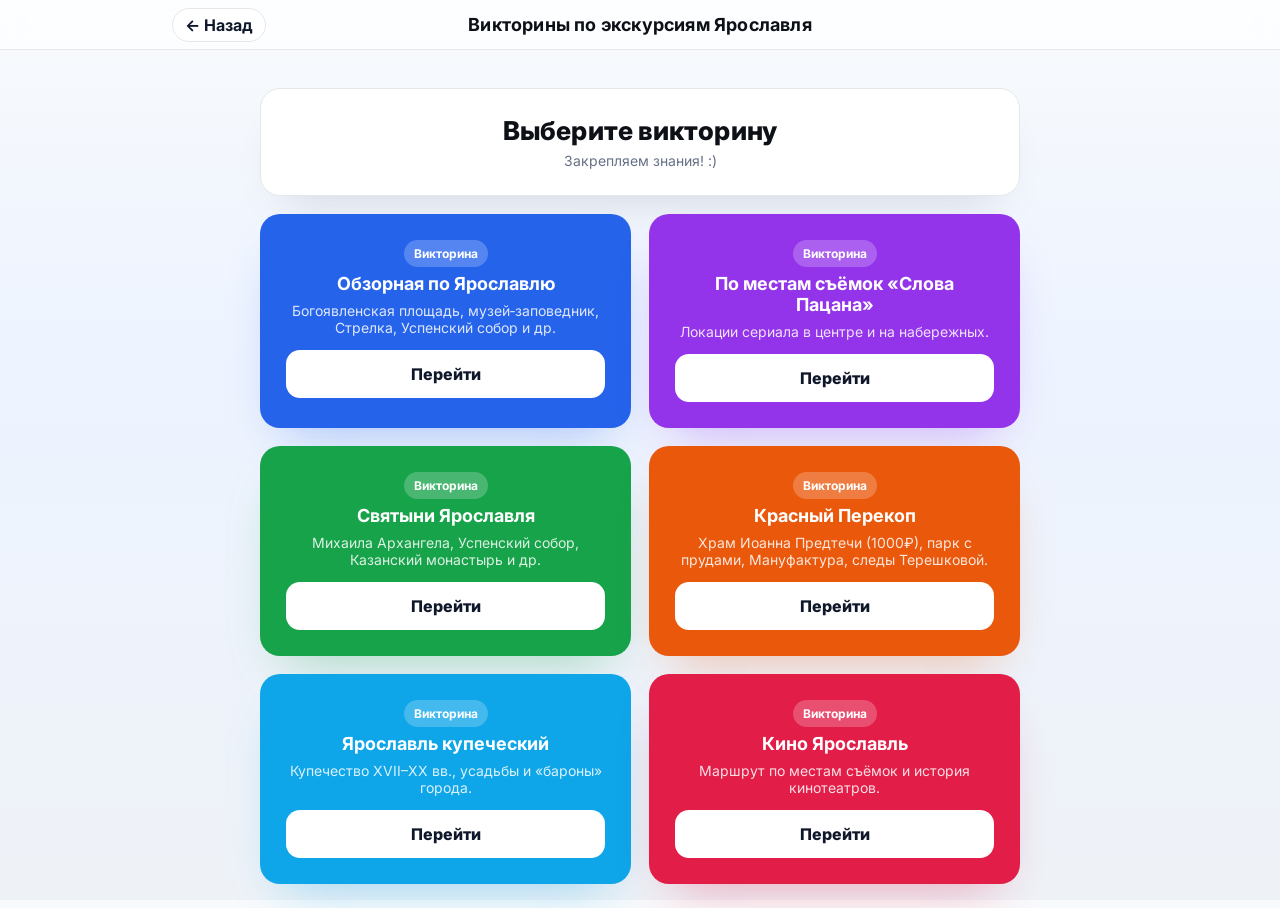
<file: Quizes/index.html>
<!doctype html>
<html lang="ru">
<head>
<meta charset="utf-8"/>
<meta name="viewport" content="width=device-width,initial-scale=1"/>
<title>Главная — Викторины по экскурсиям</title>
<link rel="preconnect" href="https://fonts.googleapis.com">
<link rel="preconnect" href="https://fonts.gstatic.com" crossorigin>
<link href="https://fonts.googleapis.com/css2?family=Inter:wght@400;600;700;800&display=swap" rel="stylesheet">
<style>
:root{--ink:#0d1117;--muted:#667085;--line:#e6e7eb;--card:#ffffff;--ok:#16a34a;--bad:#dc2626;--accent:#3b82f6}
*{box-sizing:border-box}
html,body{height:100%;margin:0}
body{font-family:Inter,system-ui,-apple-system,Segoe UI,Roboto,Ubuntu,Cantarell,'Helvetica Neue',Arial,'Noto Sans',sans-serif;color:var(--ink);background:linear-gradient(180deg,#f8fafc, color-mix(in oklab, var(--accent) 8%, white) 40%, #eef2f7)}
.container{max-width:960px;margin:0 auto;padding:24px}
.header{position:sticky;top:0;background:rgba(255,255,255,.7);backdrop-filter:saturate(180%) blur(10px);border-bottom:1px solid var(--line);z-index:10}
.header .inner{position:relative;display:flex;align-items:center;justify-content:center;gap:12px;padding:14px 0; padding-left:68px; padding-right:68px;}
.btn-back{position:absolute;left:12px;top:50%;transform:translateY(-50%);border:1px solid var(--line);border-radius:999px;padding:8px 12px;background:#fff;cursor:pointer;text-decoration:none;color:#0f172a;font-weight:700;line-height:1}
.btn-back:hover{background:#f8fafc}
.h1{font-size:18px;margin:0;font-weight:700;letter-spacing:.2px;text-align:center}
@media(max-width:520px){
  .header .inner{padding-left:60px;padding-right:16px;padding-top:10px;padding-bottom:10px}
  .btn-back{left:8px;padding:6px 10px;font-size:14px}
  .h1{font-size:16px}
}
main{display:flex;justify-content:center}
.card{background:var(--card);border:1px solid var(--line);border-radius:20px;box-shadow:0 24px 48px -24px rgba(2,6,23,.15)}
.card.pad{padding:26px}
.center{text-align:center}
.small{font-size:14px;color:var(--muted)}
.h2{font-size:26px;margin:0 0 6px 0;font-weight:800;letter-spacing:.2px}
.h3{font-size:18px;margin:0 0 8px 0;font-weight:700}
.grid{display:grid;gap:18px;justify-items:stretch}
@media(min-width:680px){.grid.cols-2{grid-template-columns:repeat(2,minmax(0,1fr));}}
.btn, .btn:visited{display:inline-block;text-decoration:none;border:none;border-radius:14px;padding:14px 16px;font-weight:800;cursor:pointer;transition:transform .06s ease, box-shadow .2s ease, background .15s ease, color .15s ease}
.btn:active{transform:scale(.98)}
.btn.white{background:#ffffff;color:#0f172a}
.btn.white:hover{background:#f1f5f9}
.btn.neutral{background:#f1f5f9;color:#0f172a}
.btn.block{width:100%}
.btn.start{background:var(--accent); color:#fff; box-shadow:0 6px 16px -6px color-mix(in oklab, var(--accent) 60%, black);}
.btn.start:hover{filter:brightness(.94) saturate(1.05)}
.progress{height:10px;background:#eef2f7;border-radius:999px;overflow:hidden;margin:6px 0 10px 0}
.progress>div{height:100%;background:var(--accent);width:0%}
.meta{color:var(--muted);font-size:14px;margin:2px 0 10px 0;text-align:center}
.q-title{font-size:22px;margin:8px 0 14px 0;text-align:center}
.options{display:grid;gap:12px}
.option{width:100%;text-align:left;border:1px solid var(--line);background:#fff;border-radius:14px;padding:14px 16px;cursor:pointer;transition:border-color .15s ease, background .15s ease, box-shadow .15s ease}
.option:hover{background:#f8fafc}
.option.correct{border-color:#16a34a;background:#ecfdf5}
.option.wrong{border-color:#dc2626;background:#fef2f2}
.answer{margin-top:14px;background:color-mix(in oklab, var(--accent) 6%, #fff8ef);border:1px solid color-mix(in oklab, var(--accent) 35%, #fed7aa);border-radius:14px;padding:12px 14px;color:#1f2937;font-size:14px}
.actions{display:flex;gap:12px;justify-content:center;margin-top:18px}
.badge{display:inline-block;padding:6px 10px;border-radius:999px;background:rgba(255,255,255,.22);color:#fff;font-weight:700;font-size:12px}
.hero .wrap{width:100%;max-width:760px}
.colored-card{color:#fff;border:none}
.colored-card .small{color:rgba(255,255,255,.85)}
.contact-section{margin:22px 0 6px 0; display:none;}
.contact-card{background:#fff;border:1px solid var(--line);border-radius:16px;padding:16px;box-shadow:0 10px 24px -16px rgba(2,6,23,.15)}
.brand-row{display:flex;gap:10px;flex-wrap:wrap;justify-content:center}
.btn-brand{display:inline-flex;align-items:center;gap:8px;border:2px solid currentColor;border-radius:12px;padding:10px 14px;background:#fff;text-decoration:none;font-weight:800}
.btn-brand:hover{color:#fff}
.btn-brand.vk{color:#2787F5}
.btn-brand.vk:hover{background:#2787F5}
.btn-brand.avito{color:#22C55E}
.btn-brand.avito:hover{background:#22C55E}
.btn-brand.phone{color:#0f172a}
.btn-brand.phone:hover{background:#0f172a}
.qr-wrap{margin-top:14px;display:flex;justify-content:center}
.qr-wrap img{width:clamp(200px, 42vw, 320px); height:auto; border-radius:14px; border:1px solid var(--line); background:#fff}
</style>
<style>:root{--accent:#2563eb;}</style>
</head>
<body>
<header class="header">
  <div class="inner container">
    <a href="#" class="btn-back" aria-label="Назад">← Назад</a>
    <h1 class="h1">Викторины по экскурсиям Ярославля</h1>
  </div>
</header>
<main class="container hero">
  <div class="wrap"><section style="margin-top:14px">      <div class="card pad center">        <h2 class="h2">Выберите викторину</h2>        <p class="small" style="margin:6px 0 0 0">Закрепляем знания! :)</p>      </div>      <div style="height:18px"></div>      <div class="grid cols-2">
<article class="card pad center colored-card" style="background:#2563eb;box-shadow:0 24px 48px -24px #2563eb66">
  <span class="badge">Викторина</span>
  <h2 class="h3" style="margin-top:6px;color:#fff">Обзорная по Ярославлю</h2>
  <p class="small" style="margin:6px 0 14px 0">Богоявленская площадь, музей‑заповедник, Стрелка, Успенский собор и др.</p>
  <a class="btn white block" href="quiz1.html">Перейти</a>
</article>
<article class="card pad center colored-card" style="background:#9333ea;box-shadow:0 24px 48px -24px #9333ea66">
  <span class="badge">Викторина</span>
  <h2 class="h3" style="margin-top:6px;color:#fff">По местам съёмок «Слова Пацана»</h2>
  <p class="small" style="margin:6px 0 14px 0">Локации сериала в центре и на набережных.</p>
  <a class="btn white block" href="quiz2.html">Перейти</a>
</article>
<article class="card pad center colored-card" style="background:#16a34a;box-shadow:0 24px 48px -24px #16a34a66">
  <span class="badge">Викторина</span>
  <h2 class="h3" style="margin-top:6px;color:#fff">Святыни Ярославля</h2>
  <p class="small" style="margin:6px 0 14px 0">Михаила Архангела, Успенский собор, Казанский монастырь и др.</p>
  <a class="btn white block" href="quiz3.html">Перейти</a>
</article>
<article class="card pad center colored-card" style="background:#ea580c;box-shadow:0 24px 48px -24px #ea580c66">
  <span class="badge">Викторина</span>
  <h2 class="h3" style="margin-top:6px;color:#fff">Красный Перекоп</h2>
  <p class="small" style="margin:6px 0 14px 0">Храм Иоанна Предтечи (1000₽), парк с прудами, Мануфактура, следы Терешковой.</p>
  <a class="btn white block" href="quiz4.html">Перейти</a>
</article>
<article class="card pad center colored-card" style="background:#0ea5e9;box-shadow:0 24px 48px -24px #0ea5e966">
  <span class="badge">Викторина</span>
  <h2 class="h3" style="margin-top:6px;color:#fff">Ярославль купеческий</h2>
  <p class="small" style="margin:6px 0 14px 0">Купечество XVII–XX вв., усадьбы и «бароны» города.</p>
  <a class="btn white block" href="quiz5.html">Перейти</a>
</article>
<article class="card pad center colored-card" style="background:#e11d48;box-shadow:0 24px 48px -24px #e11d4866">
  <span class="badge">Викторина</span>
  <h2 class="h3" style="margin-top:6px;color:#fff">Кино Ярославль</h2>
  <p class="small" style="margin:6px 0 14px 0">Маршрут по местам съёмок и история кинотеатров.</p>
  <a class="btn white block" href="quiz6.html">Перейти</a>
</article></div></section></div>
</main>
</body></html>
</file>
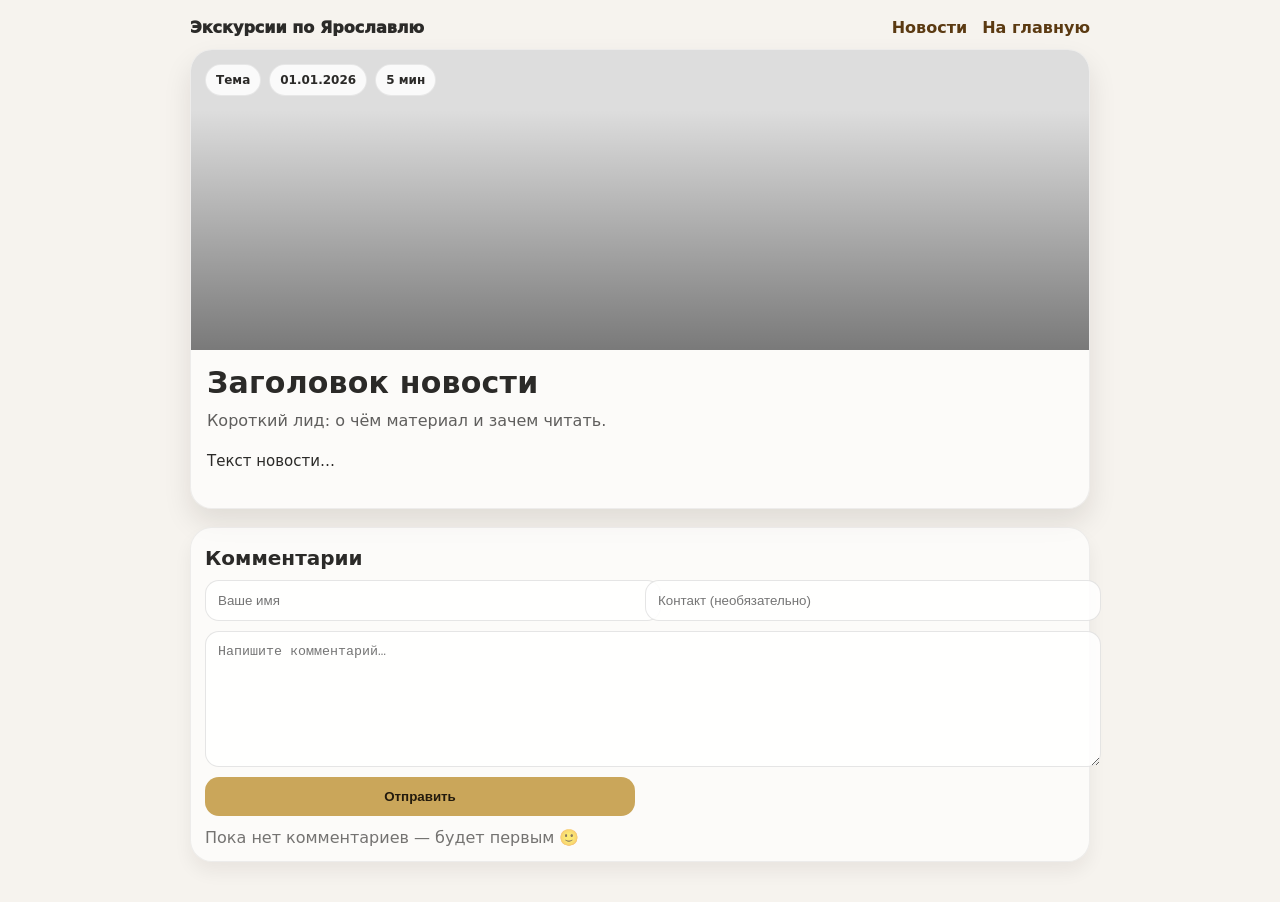
<file: news-cinema.html>
<!doctype html>
<html lang="ru">
<head>
  <meta charset="utf-8" />
  <meta name="viewport" content="width=device-width,initial-scale=1" />
  <title>Новость — Экскурсии по Ярославлю</title>
  <style>
    body{ margin:0; font-family: system-ui, -apple-system, Segoe UI, Roboto, Arial; background:#f6f3ee; color:#2b2a28; }
    .container{ width: min(900px, calc(100% - 32px)); margin: 0 auto; }
    a{ color: inherit; }
    header{ padding: 18px 0 12px; }
    .top{ display:flex; justify-content:space-between; align-items:center; gap: 12px; }
    .brand{ font-weight: 950; text-decoration:none; }
    .nav a{ text-decoration:none; font-weight: 850; color:#5b3a12; margin-left: 10px; }
    .hero{
      border-radius: 22px;
      overflow: hidden;
      border: 1px solid rgba(0,0,0,.06);
      box-shadow: 0 14px 28px rgba(30,20,10,.10);
      background: rgba(255,255,255,.65);
    }
    .cover{ height: 300px; background: #ddd center/cover no-repeat; position:relative; }
    .cover::after{ content:""; position:absolute; inset:0; background: linear-gradient(180deg, rgba(0,0,0,.00) 20%, rgba(0,0,0,.45) 100%); }
    .badgeRow{ position:absolute; left: 14px; top: 14px; display:flex; gap: 8px; z-index: 2; }
    .badge{
      font-size: 12px; font-weight: 900;
      padding: 8px 10px; border-radius: 999px;
      background: rgba(255,255,255,.86);
      border: 1px solid rgba(0,0,0,.08);
    }
    .content{ padding: 16px 16px 18px; }
    h1{ margin: 0 0 8px; font-size: 30px; line-height: 1.15; letter-spacing:.2px; }
    .lead{ margin: 0 0 14px; color: rgba(43,42,40,.75); line-height: 1.55; }
    .article{ line-height: 1.75; font-size: 15px; }
    .article h2{ margin: 18px 0 8px; font-size: 20px; }
    .article ul{ margin: 8px 0 12px; padding-left: 18px; }
    .article blockquote{
      margin: 14px 0;
      padding: 12px 14px;
      border-left: 4px solid rgba(202,166,90,.65);
      background: rgba(202,166,90,.12);
      border-radius: 14px;
      color: rgba(43,42,40,.85);
    }
    .gallery{
      display:grid;
      grid-template-columns: 1fr 1fr;
      gap: 10px;
      margin: 14px 0;
    }
    .ph{
      border-radius: 16px;
      overflow: hidden;
      border: 1px solid rgba(0,0,0,.06);
      background: rgba(255,255,255,.55);
      height: 180px;
      background: #ddd center/cover no-repeat;
    }

    /* Comments */
    .comments{
      margin: 18px 0 40px;
      background: rgba(255,255,255,.65);
      border: 1px solid rgba(0,0,0,.06);
      border-radius: 22px;
      padding: 14px;
      box-shadow: 0 10px 18px rgba(30,20,10,.06);
    }
    .comments h3{ margin: 4px 0 10px; font-size: 20px; }
    .form{
      display:grid;
      grid-template-columns: 1fr 1fr;
      gap: 10px;
      margin-bottom: 12px;
    }
    .form textarea{ grid-column: 1 / -1; min-height: 110px; resize: vertical; }
    input, textarea{
      width: 100%;
      padding: 12px 12px;
      border-radius: 14px;
      border: 1px solid rgba(0,0,0,.10);
      background: rgba(255,255,255,.85);
      outline: none;
    }
    .btn{
      display:inline-flex;
      justify-content:center;
      align-items:center;
      border: 0;
      cursor:pointer;
      padding: 12px 14px;
      border-radius: 14px;
      font-weight: 900;
      background: #caa65a;
      color: #231a0d;
      transition: transform .15s ease, filter .15s ease;
    }
    .btn:hover{ transform: translateY(-1px); filter: brightness(1.03); }
    .list{ display:grid; gap: 10px; margin-top: 10px; }
    .citem{
      background: rgba(255,255,255,.82);
      border: 1px solid rgba(0,0,0,.06);
      border-radius: 16px;
      padding: 12px;
    }
    .cmeta{ display:flex; justify-content:space-between; gap: 10px; margin-bottom: 6px; color: rgba(43,42,40,.65); font-size: 12px; }
    .ctext{ margin:0; line-height: 1.55; }

    @media (max-width: 720px){
      .cover{ height: 240px; }
      .gallery{ grid-template-columns: 1fr; }
      .form{ grid-template-columns: 1fr; }
      h1{ font-size: 26px; }
    }
  </style>
</head>
<body>
  <header class="container">
    <div class="top">
      <a class="brand" href="index.html">Экскурсии по Ярославлю</a>
      <div class="nav">
        <a href="news.html">Новости</a>
        <a href="index.html">На главную</a>
      </div>
    </div>
  </header>

  <main class="container">
    <article class="hero">
      <div class="cover" id="cover"></div>
      <div class="content">
        <h1 id="title"></h1>
        <p class="lead" id="lead"></p>
        <div class="article" id="article"></div>
      </div>
    </article>

    <section class="comments">
      <h3>Комментарии</h3>
      <div class="form">
        <input id="name" placeholder="Ваше имя" />
        <input id="contact" placeholder="Контакт (необязательно)" />
        <textarea id="text" placeholder="Напишите комментарий…"></textarea>
        <button class="btn" id="send">Отправить</button>
      </div>
      <div class="list" id="list"></div>
    </section>
  </main>

  <script>
    // ====== ВСТАВЬ СЮДА КОНТЕНТ КАЖДОЙ НОВОСТИ ======
    const ARTICLE = {
      id: "demo",
      title: "Заголовок новости",
      lead: "Короткий лид: о чём материал и зачем читать.",
      tag: "Тема",
      date: "01.01.2026",
      readTime: "5 мин",
      cover: "https://images.unsplash.com/photo-1480714378408-67cf0d13bc1b?auto=format&fit=crop&w=1600&q=70",
      html: `
        <p>Текст новости…</p>
      `
    };

    // render
    document.title = ARTICLE.title + " — Экскурсии по Ярославлю";
    document.getElementById("cover").style.backgroundImage = `url('${ARTICLE.cover}')`;
    document.getElementById("cover").innerHTML = `
      <div class="badgeRow">
        <div class="badge">${ARTICLE.tag}</div>
        <div class="badge">${ARTICLE.date}</div>
        <div class="badge">${ARTICLE.readTime}</div>
      </div>
    `;
    document.getElementById("title").textContent = ARTICLE.title;
    document.getElementById("lead").textContent = ARTICLE.lead;
    document.getElementById("article").innerHTML = ARTICLE.html;

    // ===== Comments (localStorage) =====
    const key = "comments:" + ARTICLE.id;

    const esc = (s) => String(s).replace(/[&<>"']/g, m => ({'&':'&amp;','<':'&lt;','>':'&gt;','"':'&quot;',"'":'&#39;'}[m]));
    const load = () => JSON.parse(localStorage.getItem(key) || "[]");
    const save = (arr) => localStorage.setItem(key, JSON.stringify(arr));

    const listEl = document.getElementById("list");
    const renderComments = () => {
      const data = load().slice().reverse();
      listEl.innerHTML = data.length ? data.map(c => `
        <div class="citem">
          <div class="cmeta">
            <div><b>${esc(c.name || "Гость")}</b>${c.contact ? " · " + esc(c.contact) : ""}</div>
            <div>${esc(c.date)}</div>
          </div>
          <p class="ctext">${esc(c.text)}</p>
        </div>
      `).join("") : `<div style="color:rgba(43,42,40,.65)">Пока нет комментариев — будет первым 🙂</div>`;
    };

    document.getElementById("send").addEventListener("click", () => {
      const name = document.getElementById("name").value.trim();
      const contact = document.getElementById("contact").value.trim();
      const text = document.getElementById("text").value.trim();
      if(!text) return alert("Напиши текст комментария 🙂");

      const now = new Date();
      const dd = String(now.getDate()).padStart(2,"0");
      const mm = String(now.getMonth()+1).padStart(2,"0");
      const yyyy = now.getFullYear();

      const arr = load();
      arr.push({ name, contact, text, date: `${dd}.${mm}.${yyyy}` });
      save(arr);

      document.getElementById("text").value = "";
      renderComments();
    });

    renderComments();
  </script>
</body>
</html>
</file>
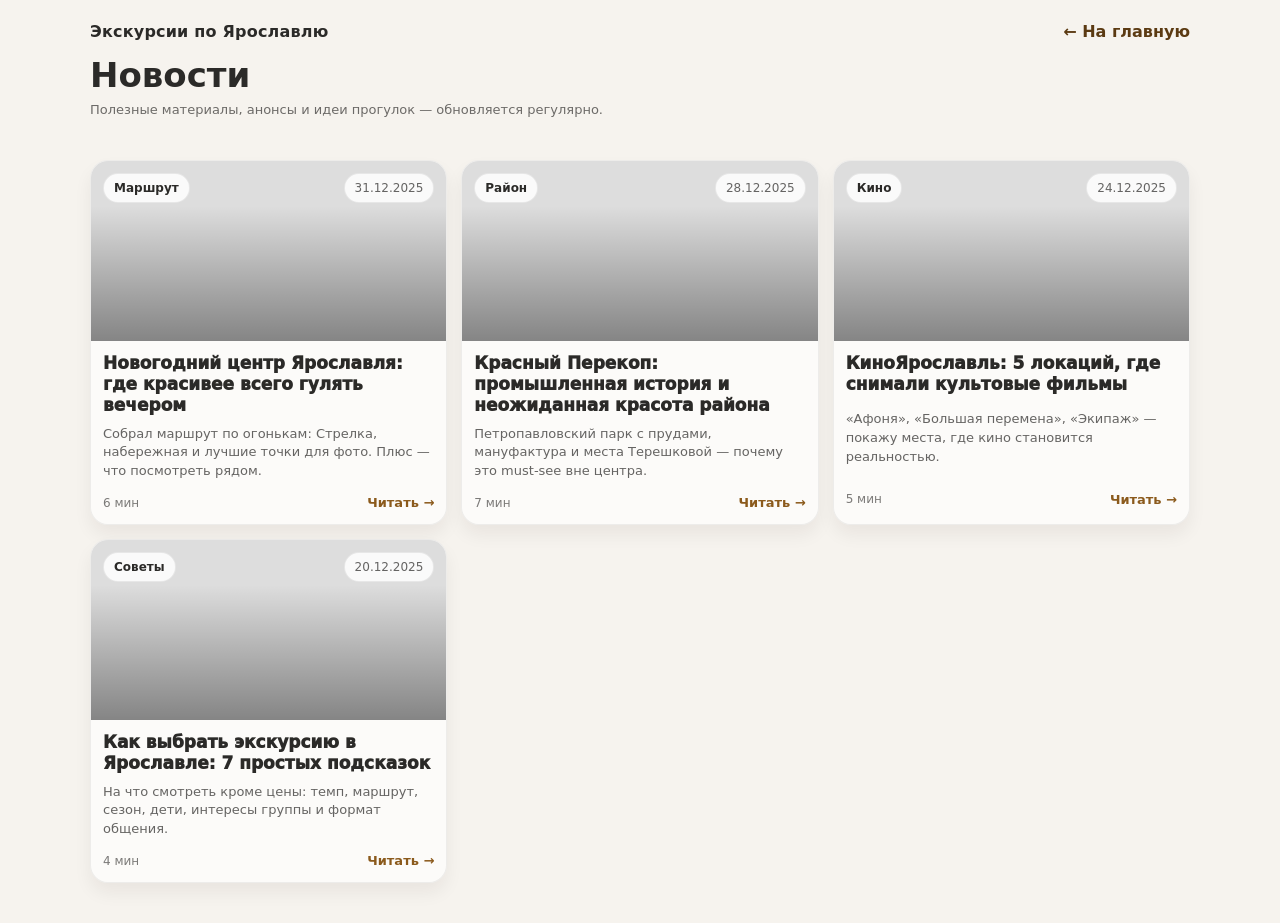
<file: news.html>
<!doctype html>
<html lang="ru">
<head>
  <meta charset="utf-8" />
  <meta name="viewport" content="width=device-width,initial-scale=1" />
  <title>Новости — Экскурсии по Ярославлю</title>
  <style>
    body{ margin:0; font-family: system-ui, -apple-system, Segoe UI, Roboto, Arial; background:#f6f3ee; color:#2b2a28; }
    .container{ width: min(1100px, calc(100% - 32px)); margin: 0 auto; }
    header{ padding: 22px 0; }
    a{ color: inherit; }
    .topbar{ display:flex; justify-content:space-between; align-items:center; gap:12px; }
    .brand{ font-weight: 900; letter-spacing:.2px; text-decoration:none; }
    .back{ text-decoration:none; font-weight: 800; color:#5b3a12; }
    .title{ margin: 14px 0 6px; font-size: 34px; }
    .subtitle{ margin:0 0 18px; color: rgba(43,42,40,.68); }

    .grid{ display:grid; grid-template-columns: repeat(3, 1fr); gap: 14px; padding-bottom: 40px; }

    .card{
      display:grid; grid-template-rows: 180px auto;
      border-radius: 18px; overflow:hidden;
      background: rgba(255,255,255,.62);
      border: 1px solid rgba(0,0,0,.06);
      box-shadow: 0 10px 18px rgba(30,20,10,.06);
      text-decoration:none;
      transition: transform .16s ease, background .16s ease, box-shadow .16s ease;
    }
    .card:hover{ transform: translateY(-2px); background: rgba(255,255,255,.78); box-shadow: 0 14px 26px rgba(30,20,10,.10); }
    .cover{ position:relative; background:#ddd center/cover no-repeat; }
    .cover::after{ content:""; position:absolute; inset:0; background: linear-gradient(180deg, rgba(0,0,0,.00) 25%, rgba(0,0,0,.40) 100%); }
    .tag{ position:absolute; left:12px; top:12px; z-index:2; font-size:12px; font-weight:900; padding:7px 10px; border-radius:999px; background: rgba(255,255,255,.86); border:1px solid rgba(0,0,0,.08); }
    .date{ position:absolute; right:12px; top:12px; z-index:2; font-size:12px; padding:7px 10px; border-radius:999px; background: rgba(255,255,255,.86); border:1px solid rgba(0,0,0,.08); color: rgba(43,42,40,.72); }
    .body{ padding: 12px 12px 14px; display:grid; gap: 8px; }
    h3{ margin:0; font-size: 17px; line-height: 1.25; font-weight: 950; }
    p{ margin:0; font-size: 13px; line-height: 1.45; color: rgba(43,42,40,.72); }
    .meta{ display:flex; justify-content:space-between; align-items:center; margin-top: 6px; }
    .rt{ font-size:12px; color: rgba(43,42,40,.62); }
    .more{ font-size:13px; font-weight: 900; color:#8b5a1c; }

    @media (max-width: 980px){ .grid{ grid-template-columns: repeat(2, 1fr); } }
    @media (max-width: 620px){ .grid{ grid-template-columns: 1fr; } .title{ font-size: 28px; } }
  </style>
</head>
<body>
  <header>
    <div class="container">
      <div class="topbar">
        <a class="brand" href="index.html">Экскурсии по Ярославлю</a>
        <a class="back" href="index.html">← На главную</a>
      </div>
      <h1 class="title">Новости</h1>
      <p class="subtitle">Полезные материалы, анонсы и идеи прогулок — обновляется регулярно.</p>
    </div>
  </header>

  <main class="container">
    <div class="grid" id="newsGrid"></div>
  </main>

  <script>
    const NEWS = [
      {
        id: "new-year-center",
        title: "Новогодний центр Ярославля: где красивее всего гулять вечером",
        excerpt: "Собрал маршрут по огонькам: Стрелка, набережная и лучшие точки для фото. Плюс — что посмотреть рядом.",
        date: "31.12.2025",
        tag: "Маршрут",
        readTime: "6 мин",
        image: "https://images.unsplash.com/photo-1480714378408-67cf0d13bc1b?auto=format&fit=crop&w=1600&q=70",
        url: "news-new-year-center.html"
      },
      {
        id: "red-perekop",
        title: "Красный Перекоп: промышленная история и неожиданная красота района",
        excerpt: "Петропавловский парк с прудами, мануфактура и места Терешковой — почему это must-see вне центра.",
        date: "28.12.2025",
        tag: "Район",
        readTime: "7 мин",
        image: "https://images.unsplash.com/photo-1523413452443-30d0e2c1d0b1?auto=format&fit=crop&w=1600&q=70",
        url: "news-red-perekop.html"
      },
      {
        id: "cinema",
        title: "КиноЯрославль: 5 локаций, где снимали культовые фильмы",
        excerpt: "«Афоня», «Большая перемена», «Экипаж» — покажу места, где кино становится реальностью.",
        date: "24.12.2025",
        tag: "Кино",
        readTime: "5 мин",
        image: "https://images.unsplash.com/photo-1485846234645-a62644f84728?auto=format&fit=crop&w=1600&q=70",
        url: "news-cinema.html"
      },
      {
        id: "tips",
        title: "Как выбрать экскурсию в Ярославле: 7 простых подсказок",
        excerpt: "На что смотреть кроме цены: темп, маршрут, сезон, дети, интересы группы и формат общения.",
        date: "20.12.2025",
        tag: "Советы",
        readTime: "4 мин",
        image: "https://images.unsplash.com/photo-1521737604893-d14cc237f11d?auto=format&fit=crop&w=1600&q=70",
        url: "news-tips.html"
      }
    ];

    document.getElementById("newsGrid").innerHTML = NEWS.map(n => `
      <a class="card" href="${n.url}">
        <div class="cover" style="background-image:url('${n.image}')">
          <div class="tag">${n.tag}</div>
          <div class="date">${n.date}</div>
        </div>
        <div class="body">
          <h3>${n.title}</h3>
          <p>${n.excerpt}</p>
          <div class="meta">
            <span class="rt">${n.readTime}</span>
            <span class="more">Читать →</span>
          </div>
        </div>
      </a>
    `).join("");
  </script>
</body>
</html>
</file>
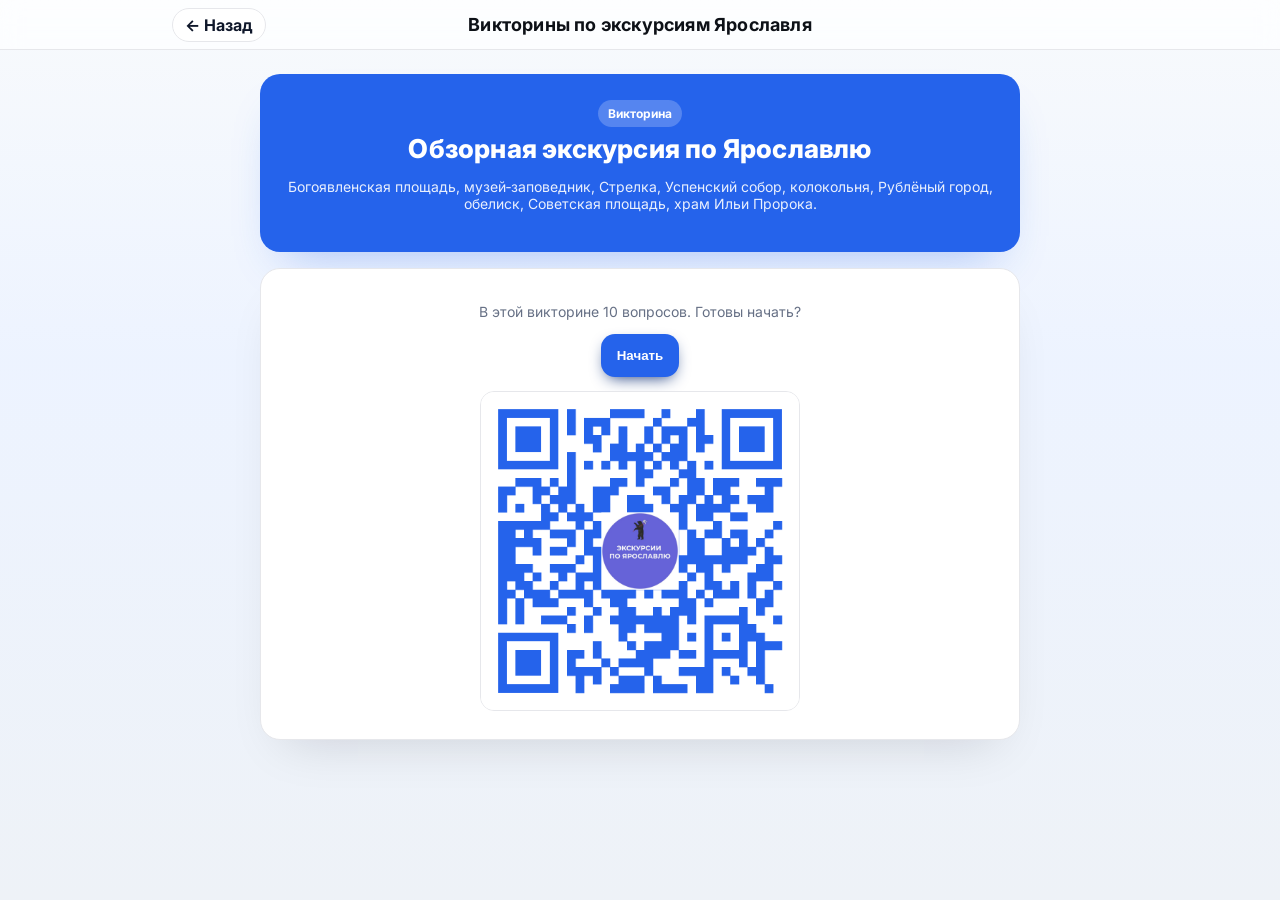
<file: Quizes/quiz1.html>
<!doctype html>
<html lang="ru">
<head>
<meta charset="utf-8"/>
<meta name="viewport" content="width=device-width,initial-scale=1"/>
<title>Обзорная экскурсия по Ярославлю</title>
<link rel="preconnect" href="https://fonts.googleapis.com">
<link rel="preconnect" href="https://fonts.gstatic.com" crossorigin>
<link href="https://fonts.googleapis.com/css2?family=Inter:wght@400;600;700;800&display=swap" rel="stylesheet">
<style>
:root{--ink:#0d1117;--muted:#667085;--line:#e6e7eb;--card:#ffffff;--ok:#16a34a;--bad:#dc2626;--accent:#3b82f6}
*{box-sizing:border-box}
html,body{height:100%;margin:0}
body{font-family:Inter,system-ui,-apple-system,Segoe UI,Roboto,Ubuntu,Cantarell,'Helvetica Neue',Arial,'Noto Sans',sans-serif;color:var(--ink);background:linear-gradient(180deg,#f8fafc, color-mix(in oklab, var(--accent) 8%, white) 40%, #eef2f7)}
.container{max-width:960px;margin:0 auto;padding:24px}
.header{position:sticky;top:0;background:rgba(255,255,255,.7);backdrop-filter:saturate(180%) blur(10px);border-bottom:1px solid var(--line);z-index:10}
.header .inner{position:relative;display:flex;align-items:center;justify-content:center;gap:12px;padding:14px 0; padding-left:68px; padding-right:68px;}
.btn-back{position:absolute;left:12px;top:50%;transform:translateY(-50%);border:1px solid var(--line);border-radius:999px;padding:8px 12px;background:#fff;cursor:pointer;text-decoration:none;color:#0f172a;font-weight:700;line-height:1}
.btn-back:hover{background:#f8fafc}
.h1{font-size:18px;margin:0;font-weight:700;letter-spacing:.2px;text-align:center}
@media(max-width:520px){
  .header .inner{padding-left:60px;padding-right:16px;padding-top:10px;padding-bottom:10px}
  .btn-back{left:8px;padding:6px 10px;font-size:14px}
  .h1{font-size:16px}
}
main{display:flex;justify-content:center}
.card{background:var(--card);border:1px solid var(--line);border-radius:20px;box-shadow:0 24px 48px -24px rgba(2,6,23,.15)}
.card.pad{padding:26px}
.center{text-align:center}
.small{font-size:14px;color:var(--muted)}
.h2{font-size:26px;margin:0 0 6px 0;font-weight:800;letter-spacing:.2px}
.h3{font-size:18px;margin:0 0 8px 0;font-weight:700}
.grid{display:grid;gap:18px;justify-items:stretch}
@media(min-width:680px){.grid.cols-2{grid-template-columns:repeat(2,minmax(0,1fr));}}
.btn, .btn:visited{display:inline-block;text-decoration:none;border:none;border-radius:14px;padding:14px 16px;font-weight:800;cursor:pointer;transition:transform .06s ease, box-shadow .2s ease, background .15s ease, color .15s ease}
.btn:active{transform:scale(.98)}
.btn.white{background:#ffffff;color:#0f172a}
.btn.white:hover{background:#f1f5f9}
.btn.neutral{background:#f1f5f9;color:#0f172a}
.btn.block{width:100%}
.btn.start{background:var(--accent); color:#fff; box-shadow:0 6px 16px -6px color-mix(in oklab, var(--accent) 60%, black);}
.btn.start:hover{filter:brightness(.94) saturate(1.05)}
.progress{height:10px;background:#eef2f7;border-radius:999px;overflow:hidden;margin:6px 0 10px 0}
.progress>div{height:100%;background:var(--accent);width:0%}
.meta{color:var(--muted);font-size:14px;margin:2px 0 10px 0;text-align:center}
.q-title{font-size:22px;margin:8px 0 14px 0;text-align:center}
.options{display:grid;gap:12px}
.option{width:100%;text-align:left;border:1px solid var(--line);background:#fff;border-radius:14px;padding:14px 16px;cursor:pointer;transition:border-color .15s ease, background .15s ease, box-shadow .15s ease}
.option:hover{background:#f8fafc}
.option.correct{border-color:#16a34a;background:#ecfdf5}
.option.wrong{border-color:#dc2626;background:#fef2f2}
.answer{margin-top:14px;background:color-mix(in oklab, var(--accent) 6%, #fff8ef);border:1px solid color-mix(in oklab, var(--accent) 35%, #fed7aa);border-radius:14px;padding:12px 14px;color:#1f2937;font-size:14px}
.actions{display:flex;gap:12px;justify-content:center;margin-top:18px}
.badge{display:inline-block;padding:6px 10px;border-radius:999px;background:rgba(255,255,255,.22);color:#fff;font-weight:700;font-size:12px}
.hero .wrap{width:100%;max-width:760px}
.colored-card{color:#fff;border:none}
.colored-card .small{color:rgba(255,255,255,.85)}
.contact-section{margin:22px 0 6px 0; display:none;}
.contact-card{background:#fff;border:1px solid var(--line);border-radius:16px;padding:16px;box-shadow:0 10px 24px -16px rgba(2,6,23,.15)}
.brand-row{display:flex;gap:10px;flex-wrap:wrap;justify-content:center}
.btn-brand{display:inline-flex;align-items:center;gap:8px;border:2px solid currentColor;border-radius:12px;padding:10px 14px;background:#fff;text-decoration:none;font-weight:800}
.btn-brand:hover{color:#fff}
.btn-brand.vk{color:#2787F5}
.btn-brand.vk:hover{background:#2787F5; color: #fff}
.btn-brand.avito{color:#22C55E}
.btn-brand.avito:hover{background:#22C55E; color: #fff}
.btn-brand.phone{color:#0f172a}
.btn-brand.phone:hover{background:#0f172a; color: #fff}
.qr-wrap{margin-top:14px;display:flex;justify-content:center}
.qr-wrap img{width:clamp(200px, 42vw, 320px); height:auto; border-radius:14px; border:1px solid var(--line); background:#fff}
</style>
<style>:root{--accent:#2563eb;}</style>
</head>
<body>
<header class="header">
  <div class="inner container">
    <a href="index.html" class="btn-back" aria-label="Назад">← Назад</a>
    <h1 class="h1">Викторины по экскурсиям Ярославля</h1>
  </div>
</header>
<main class="container hero">
  <div class="wrap">
<section>
  <div class="card pad center colored-card" style="background:#2563eb;box-shadow:0 24px 48px -24px #2563eb66">
    <span class="badge">Викторина</span>
    <h2 class="h2" style="margin-top:6px;color:#fff">Обзорная экскурсия по Ярославлю</h2>
    <p class="small" style="color:rgba(255,255,255,.9)">Богоявленская площадь, музей‑заповедник, Стрелка, Успенский собор, колокольня, Рублёный город, обелиск, Советская площадь, храм Ильи Пророка.</p>
  </div>
  <div style="height:16px"></div>

  <div class="card pad">
    <div id="start" class="center" style="padding:8px 0 2px 0">
      <p class="small" style="margin:0 0 14px 0">В этой викторине 10 вопросов. Готовы начать?</p>
      <button class="btn start" id="btnStart">Начать</button>
      <div class="qr-wrap"><img src="images/1.png" alt="QR к маршруту"/></div>
    </div>

    <div id="quiz" style="display:none">
      <div class="progress" aria-hidden="true"><div id="bar"></div></div>
      <div class="meta" id="meta"></div>
      <div class="q-title" id="qtext"></div>
      <div id="options" class="options"></div>
      <div id="answer" class="answer" style="display:none"></div>
      <div class="actions" id="actions" style="display:none">
        <button class="btn white" id="btnNext">Дальше</button>
        <button class="btn neutral" id="btnRestart">Сначала</button>
      </div>
    </div>

    <div id="result" class="center" style="display:none">
      <div style="font-size:56px;font-weight:800" id="score"></div>
      <p class="small">Ваш результат</p>
      <div class="actions">
        <button class="btn white" id="btnRetry">Пройти ещё раз</button>
        <a class="btn neutral" href="index.html">На главную</a>
      </div>
    </div>
  </div>
</section>

<section id="contactSection" class="contact-section">
  <div class="contact-card center">
    <div class="small" style="margin-bottom:10px">Связаться со мной</div>
    <div class="brand-row">
      <a class="btn-brand vk" href="https://vk.com/gid.yaroslavl?from=groups" target="_blank" rel="noopener">VK</a>
      <a class="btn-brand avito" href="https://www.avito.ru/brands/i185661365?src=fs&page_from=from_favorite_sellers" target="_blank" rel="noopener">Авито</a>
      <a class="btn-brand phone" href="tel:+79159957586">+7 (915) 995-75-86</a>
    </div>
  </div>
</section>

<script>
const QUESTIONS_BASE = [{"text": "Что называют Стрелкой в Ярославле?", "options": ["Место слияния Волги и Которосли", "Самую высокую колокольню", "Остроконечный шпиль на башне", "Пешеходный мост"], "correct": 0, "expl": "Это мыс у слияния двух рек с парком и набережными."}, {"text": "Какой собор является кафедральным?", "options": ["Успенский собор", "Казанский собор", "Архангельский собор", "Преображенческий собор"], "correct": 0, "expl": ""}, {"text": "К какому комплексу относят Храм Ильи Пророка?", "options": ["Музей‑заповедник", "Советская площадь", "Речной вокзал", "Зоопарк"], "correct": 0, "expl": ""}, {"text": "Рублёный город — это…", "options": ["Древняя укреплённая часть города", "Современный деловой квартал", "Торговый центр", "Парк аттракционов"], "correct": 0, "expl": ""}, {"text": "Где стоит обелиск жертвам Белогвардейского восстания?", "options": ["Богоявленская площадь", "Советская площадь", "Театральная площадь", "У вокзала"], "correct": 0, "expl": ""}, {"text": "Что чаще всего имеют в виду под «музеем‑заповедником» в Ярославле?", "options": ["Спасо‑Преображенский монастырь", "Дом‑музей Некрасова", "Музей музыки и времени", "Художественный музей"], "correct": 0, "expl": ""}, {"text": "Чем известна Советская площадь?", "options": ["Административные здания и памятники", "Старинный кремль", "Промышленная зона", "Зоопарк"], "correct": 0, "expl": ""}, {"text": "Колокольня у Успенского собора сейчас —", "options": ["Смотровая площадка", "Подземный переход", "Жилой дом", "Школа"], "correct": 0, "expl": ""}, {"text": "От кого происходит название Ярославля по легенде?", "options": ["Князь Ярослав Мудрый", "Ярослав Осмомысл", "Ярослав Галицкий", "Ярослав Святополк"], "correct": 0, "expl": ""}, {"text": "Богоявленская площадь лучше всего описывается как…", "options": ["Историческое пространство с храмом и торговыми рядами", "Пустынное поле", "Аэродром", "Стадион"], "correct": 0, "expl": ""}];
let Q = []; let idx = 0, score = 0, selected = null;
const elStart = document.getElementById('start');
const elQuiz = document.getElementById('quiz');
const elMeta = document.getElementById('meta');
const elBar = document.getElementById('bar');
const elQ = document.getElementById('qtext');
const elOpts = document.getElementById('options');
const elAns = document.getElementById('answer');
const elActions = document.getElementById('actions');
const elResult = document.getElementById('result');
const elScore = document.getElementById('score');
const elContact = document.getElementById('contactSection');

function shuffleArray(arr){
  for(let i=arr.length-1;i>0;i--){
    const j = Math.floor(Math.random()*(i+1));
    [arr[i],arr[j]] = [arr[j],arr[i]];
  }
  return arr;
}
function start(){
  elContact.style.display='none';
  Q = QUESTIONS_BASE.map(q => {
    const opts = q.options.map((t,i)=>({t, isCorrect:i===q.correct}));
    shuffleArray(opts);
    const options = opts.map(o=>o.t);
    const correct = opts.findIndex(o=>o.isCorrect);
    return {text:q.text, options, correct, expl:q.expl||""};
  });
  idx=0; score=0; selected=null;
  elStart.style.display='none'; elResult.style.display='none'; elQuiz.style.display='block';
  render();
}
function render(){
  const total = Q.length;
  elMeta.textContent = 'Вопрос ' + (idx+1) + ' из ' + total;
  elBar.style.width = Math.round(idx/total*100) + '%';
  const q = Q[idx];
  elQ.textContent = q.text;
  elOpts.innerHTML=''; elAns.style.display='none'; elActions.style.display='none'; selected=null;
  q.options.forEach((opt,i)=>{
    const btn = document.createElement('button'); btn.className='option'; btn.textContent=opt;
    btn.onmouseenter=()=>{ btn.style.background='color-mix(in oklab, var(--accent) 8%, white)'; };
    btn.onmouseleave=()=>{ btn.style.background='#fff'; };
    btn.onclick=()=>choose(i); elOpts.appendChild(btn);
  });
}
function choose(i){
  if(selected!==null) return; selected=i;
  const q=Q[idx]; const buttons=[...elOpts.querySelectorAll('button')];
  buttons.forEach((b,j)=>{ if(j===q.correct) b.classList.add('correct'); if(j===i&&j!==q.correct) b.classList.add('wrong'); b.disabled=true; });
  if(i===q.correct) score++; else { elAns.innerHTML='Правильный ответ: <b>'+q.options[q.correct]+'</b>'+ (q.expl?'<div class="small" style="margin-top:6px">'+q.expl+'</div>':''); elAns.style.display='block'; }
  elActions.style.display='flex';
}
function next(){ if(idx+1<Q.length){ idx++; render(); } else { finish(); } }
function finish(){ elQuiz.style.display='none'; elResult.style.display='block'; elScore.textContent = score+' / '+Q.length; elContact.style.display='block'; }
document.getElementById('btnStart').onclick=start;
document.getElementById('btnNext').onclick=next;
document.getElementById('btnRestart').onclick=start;
document.getElementById('btnRetry').onclick=start;
</script>
</div>
</main>
</body></html>
</file>
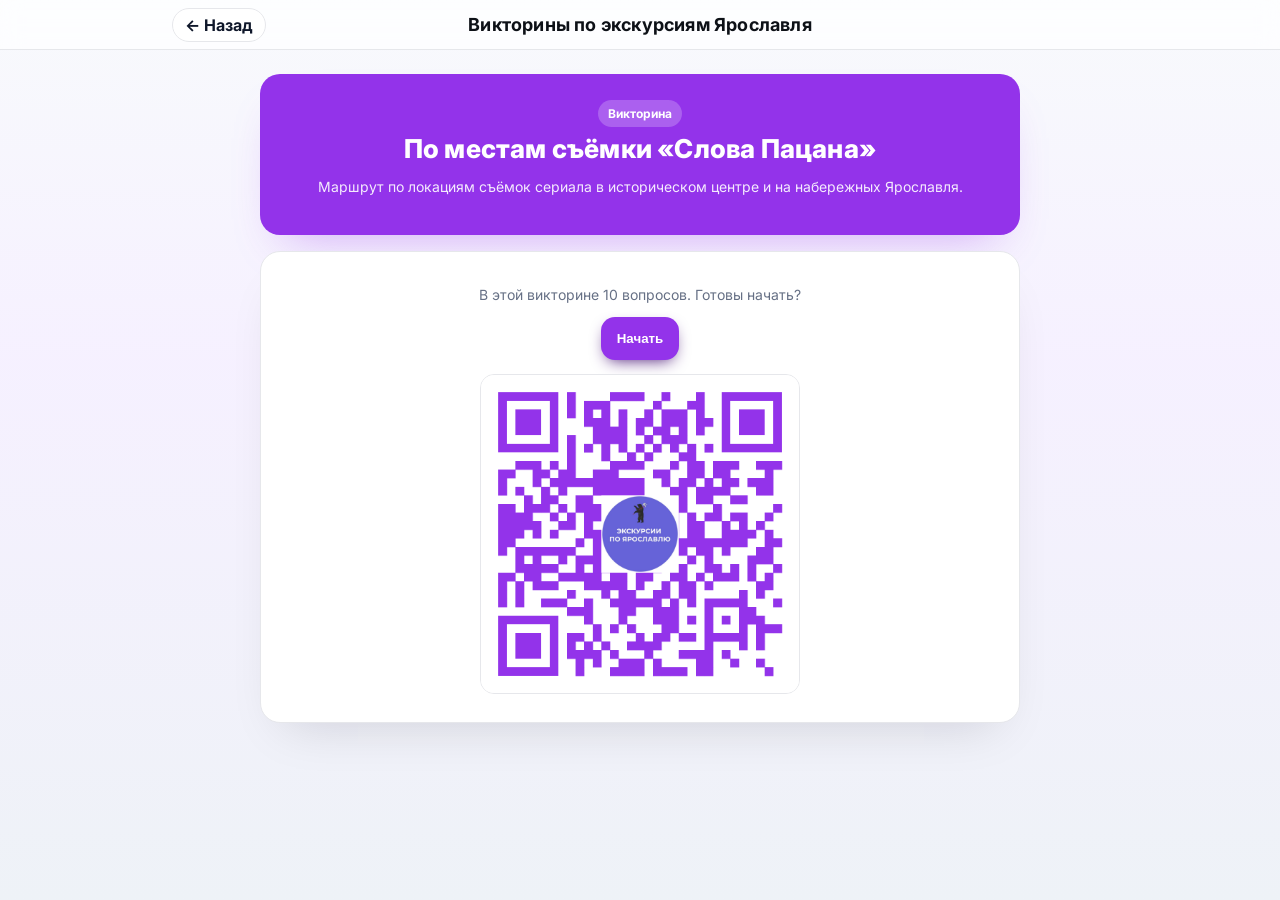
<file: Quizes/quiz2.html>
<!doctype html>
<html lang="ru">
<head>
<meta charset="utf-8"/>
<meta name="viewport" content="width=device-width,initial-scale=1"/>
<title>По местам съёмки «Слова Пацана»</title>
<link rel="preconnect" href="https://fonts.googleapis.com">
<link rel="preconnect" href="https://fonts.gstatic.com" crossorigin>
<link href="https://fonts.googleapis.com/css2?family=Inter:wght@400;600;700;800&display=swap" rel="stylesheet">
<style>
:root{--ink:#0d1117;--muted:#667085;--line:#e6e7eb;--card:#ffffff;--ok:#16a34a;--bad:#dc2626;--accent:#3b82f6}
*{box-sizing:border-box}
html,body{height:100%;margin:0}
body{font-family:Inter,system-ui,-apple-system,Segoe UI,Roboto,Ubuntu,Cantarell,'Helvetica Neue',Arial,'Noto Sans',sans-serif;color:var(--ink);background:linear-gradient(180deg,#f8fafc, color-mix(in oklab, var(--accent) 8%, white) 40%, #eef2f7)}
.container{max-width:960px;margin:0 auto;padding:24px}
.header{position:sticky;top:0;background:rgba(255,255,255,.7);backdrop-filter:saturate(180%) blur(10px);border-bottom:1px solid var(--line);z-index:10}
.header .inner{position:relative;display:flex;align-items:center;justify-content:center;gap:12px;padding:14px 0; padding-left:68px; padding-right:68px;}
.btn-back{position:absolute;left:12px;top:50%;transform:translateY(-50%);border:1px solid var(--line);border-radius:999px;padding:8px 12px;background:#fff;cursor:pointer;text-decoration:none;color:#0f172a;font-weight:700;line-height:1}
.btn-back:hover{background:#f8fafc}
.h1{font-size:18px;margin:0;font-weight:700;letter-spacing:.2px;text-align:center}
@media(max-width:520px){
  .header .inner{padding-left:60px;padding-right:16px;padding-top:10px;padding-bottom:10px}
  .btn-back{left:8px;padding:6px 10px;font-size:14px}
  .h1{font-size:16px}
}
main{display:flex;justify-content:center}
.card{background:var(--card);border:1px solid var(--line);border-radius:20px;box-shadow:0 24px 48px -24px rgba(2,6,23,.15)}
.card.pad{padding:26px}
.center{text-align:center}
.small{font-size:14px;color:var(--muted)}
.h2{font-size:26px;margin:0 0 6px 0;font-weight:800;letter-spacing:.2px}
.h3{font-size:18px;margin:0 0 8px 0;font-weight:700}
.grid{display:grid;gap:18px;justify-items:stretch}
@media(min-width:680px){.grid.cols-2{grid-template-columns:repeat(2,minmax(0,1fr));}}
.btn, .btn:visited{display:inline-block;text-decoration:none;border:none;border-radius:14px;padding:14px 16px;font-weight:800;cursor:pointer;transition:transform .06s ease, box-shadow .2s ease, background .15s ease, color .15s ease}
.btn:active{transform:scale(.98)}
.btn.white{background:#ffffff;color:#0f172a}
.btn.white:hover{background:#f1f5f9}
.btn.neutral{background:#f1f5f9;color:#0f172a}
.btn.block{width:100%}
.btn.start{background:var(--accent); color:#fff; box-shadow:0 6px 16px -6px color-mix(in oklab, var(--accent) 60%, black);}
.btn.start:hover{filter:brightness(.94) saturate(1.05)}
.progress{height:10px;background:#eef2f7;border-radius:999px;overflow:hidden;margin:6px 0 10px 0}
.progress>div{height:100%;background:var(--accent);width:0%}
.meta{color:var(--muted);font-size:14px;margin:2px 0 10px 0;text-align:center}
.q-title{font-size:22px;margin:8px 0 14px 0;text-align:center}
.options{display:grid;gap:12px}
.option{width:100%;text-align:left;border:1px solid var(--line);background:#fff;border-radius:14px;padding:14px 16px;cursor:pointer;transition:border-color .15s ease, background .15s ease, box-shadow .15s ease}
.option:hover{background:#f8fafc}
.option.correct{border-color:#16a34a;background:#ecfdf5}
.option.wrong{border-color:#dc2626;background:#fef2f2}
.answer{margin-top:14px;background:color-mix(in oklab, var(--accent) 6%, #fff8ef);border:1px solid color-mix(in oklab, var(--accent) 35%, #fed7aa);border-radius:14px;padding:12px 14px;color:#1f2937;font-size:14px}
.actions{display:flex;gap:12px;justify-content:center;margin-top:18px}
.badge{display:inline-block;padding:6px 10px;border-radius:999px;background:rgba(255,255,255,.22);color:#fff;font-weight:700;font-size:12px}
.hero .wrap{width:100%;max-width:760px}
.colored-card{color:#fff;border:none}
.colored-card .small{color:rgba(255,255,255,.85)}
.contact-section{margin:22px 0 6px 0; display:none;}
.contact-card{background:#fff;border:1px solid var(--line);border-radius:16px;padding:16px;box-shadow:0 10px 24px -16px rgba(2,6,23,.15)}
.brand-row{display:flex;gap:10px;flex-wrap:wrap;justify-content:center}
.btn-brand{display:inline-flex;align-items:center;gap:8px;border:2px solid currentColor;border-radius:12px;padding:10px 14px;background:#fff;text-decoration:none;font-weight:800}
.btn-brand:hover{color:#fff}
.btn-brand.vk{color:#2787F5}
.btn-brand.vk:hover{background:#2787F5; color: #fff}
.btn-brand.avito{color:#22C55E}
.btn-brand.avito:hover{background:#22C55E; color: #fff}
.btn-brand.phone{color:#0f172a}
.btn-brand.phone:hover{background:#0f172a; color: #fff}
.qr-wrap{margin-top:14px;display:flex;justify-content:center}
.qr-wrap img{width:clamp(200px, 42vw, 320px); height:auto; border-radius:14px; border:1px solid var(--line); background:#fff}
</style>
<style>:root{--accent:#9333ea;}</style>
</head>
<body>
<header class="header">
  <div class="inner container">
    <a href="index.html" class="btn-back" aria-label="Назад">← Назад</a>
    <h1 class="h1">Викторины по экскурсиям Ярославля</h1>
  </div>
</header>
<main class="container hero">
  <div class="wrap">
<section>
  <div class="card pad center colored-card" style="background:#9333ea;box-shadow:0 24px 48px -24px #9333ea66">
    <span class="badge">Викторина</span>
    <h2 class="h2" style="margin-top:6px;color:#fff">По местам съёмки «Слова Пацана»</h2>
    <p class="small" style="color:rgba(255,255,255,.9)">Маршрут по локациям съёмок сериала в историческом центре и на набережных Ярославля.</p>
  </div>
  <div style="height:16px"></div>

  <div class="card pad">
    <div id="start" class="center" style="padding:8px 0 2px 0">
      <p class="small" style="margin:0 0 14px 0">В этой викторине 10 вопросов. Готовы начать?</p>
      <button class="btn start" id="btnStart">Начать</button>
      <div class="qr-wrap"><img src="images/2.png" alt="QR к маршруту"/></div>
    </div>

    <div id="quiz" style="display:none">
      <div class="progress" aria-hidden="true"><div id="bar"></div></div>
      <div class="meta" id="meta"></div>
      <div class="q-title" id="qtext"></div>
      <div id="options" class="options"></div>
      <div id="answer" class="answer" style="display:none"></div>
      <div class="actions" id="actions" style="display:none">
        <button class="btn white" id="btnNext">Дальше</button>
        <button class="btn neutral" id="btnRestart">Сначала</button>
      </div>
    </div>

    <div id="result" class="center" style="display:none">
      <div style="font-size:56px;font-weight:800" id="score"></div>
      <p class="small">Ваш результат</p>
      <div class="actions">
        <button class="btn white" id="btnRetry">Пройти ещё раз</button>
        <a class="btn neutral" href="index.html">На главную</a>
      </div>
    </div>
  </div>
</section>

<section id="contactSection" class="contact-section">
  <div class="contact-card center">
    <div class="small" style="margin-bottom:10px">Связаться со мной</div>
    <div class="brand-row">
      <a class="btn-brand vk" href="https://vk.com/gid.yaroslavl?from=groups" target="_blank" rel="noopener">VK</a>
      <a class="btn-brand avito" href="https://www.avito.ru/brands/i185661365?src=fs&page_from=from_favorite_sellers" target="_blank" rel="noopener">Авито</a>
      <a class="btn-brand phone" href="tel:+79159957586">+7 (915) 995-75-86</a>
    </div>
  </div>
</section>

<script>
const QUESTIONS_BASE = [{"text": "В каком городе проходила часть съёмок сериала «Слово Пацана»?", "options": ["Ярославль", "Пермь", "Казань", "Тверь"], "correct": 0, "expl": ""}, {"text": "Какую эпоху воссоздаёт сериал?", "options": ["Конец 1980‑х", "Начало 2000‑х", "1930‑е", "XIX век"], "correct": 0, "expl": ""}, {"text": "Какие пространства чаще всего в кадре?", "options": ["Дворы и набережные", "Пустыня", "Горные вершины", "Пещеры"], "correct": 0, "expl": ""}, {"text": "Почему исторический центр выбирают для съёмок?", "options": ["Сохранившаяся среда и узнаваемые виды", "Только из‑за парковки", "Потому что там пустырь", "Чтобы не видно было рек"], "correct": 0, "expl": ""}, {"text": "Что делает архитектура в таких проектах?", "options": ["Становится частью истории, «персонажем»", "Всегда скрывается за экранами", "Не играет роли", "Полностью заменяется графикой"], "correct": 0, "expl": ""}, {"text": "Как обычно организуют съёмки во дворах?", "options": ["Согласовывают и ограничивают движение", "Переносят деревья", "Сносят балконы", "Закрашивают всё в один цвет"], "correct": 0, "expl": ""}, {"text": "Какой элемент костюма часто отсылает к 1980‑м?", "options": ["Куртки и кроссовки тех лет", "VR‑очки", "Смарт‑часы", "Средневековые плащи"], "correct": 0, "expl": ""}, {"text": "Что обычно нельзя делать на площадке?", "options": ["Мешать процессу и заходить в кадр", "Смотреть издалека", "Снимать панораму с разрешения", "Спрашивать координатора"], "correct": 0, "expl": ""}, {"text": "Как полезна экскурсия по локациям?", "options": ["Учишься замечать детали эпохи и декора", "Заменяет учебник физики", "Совсем не полезна", "Только для актёров"], "correct": 0, "expl": ""}, {"text": "Какая набережная связана со «Стрелкой»?", "options": ["Волга и Которосль", "Мойка и Фонтанка", "Обь и Томь", "Днепр и Десна"], "correct": 0, "expl": ""}];
let Q = []; let idx = 0, score = 0, selected = null;
const elStart = document.getElementById('start');
const elQuiz = document.getElementById('quiz');
const elMeta = document.getElementById('meta');
const elBar = document.getElementById('bar');
const elQ = document.getElementById('qtext');
const elOpts = document.getElementById('options');
const elAns = document.getElementById('answer');
const elActions = document.getElementById('actions');
const elResult = document.getElementById('result');
const elScore = document.getElementById('score');
const elContact = document.getElementById('contactSection');

function shuffleArray(arr){
  for(let i=arr.length-1;i>0;i--){
    const j = Math.floor(Math.random()*(i+1));
    [arr[i],arr[j]] = [arr[j],arr[i]];
  }
  return arr;
}
function start(){
  elContact.style.display='none';
  Q = QUESTIONS_BASE.map(q => {
    const opts = q.options.map((t,i)=>({t, isCorrect:i===q.correct}));
    shuffleArray(opts);
    const options = opts.map(o=>o.t);
    const correct = opts.findIndex(o=>o.isCorrect);
    return {text:q.text, options, correct, expl:q.expl||""};
  });
  idx=0; score=0; selected=null;
  elStart.style.display='none'; elResult.style.display='none'; elQuiz.style.display='block';
  render();
}
function render(){
  const total = Q.length;
  elMeta.textContent = 'Вопрос ' + (idx+1) + ' из ' + total;
  elBar.style.width = Math.round(idx/total*100) + '%';
  const q = Q[idx];
  elQ.textContent = q.text;
  elOpts.innerHTML=''; elAns.style.display='none'; elActions.style.display='none'; selected=null;
  q.options.forEach((opt,i)=>{
    const btn = document.createElement('button'); btn.className='option'; btn.textContent=opt;
    btn.onmouseenter=()=>{ btn.style.background='color-mix(in oklab, var(--accent) 8%, white)'; };
    btn.onmouseleave=()=>{ btn.style.background='#fff'; };
    btn.onclick=()=>choose(i); elOpts.appendChild(btn);
  });
}
function choose(i){
  if(selected!==null) return; selected=i;
  const q=Q[idx]; const buttons=[...elOpts.querySelectorAll('button')];
  buttons.forEach((b,j)=>{ if(j===q.correct) b.classList.add('correct'); if(j===i&&j!==q.correct) b.classList.add('wrong'); b.disabled=true; });
  if(i===q.correct) score++; else { elAns.innerHTML='Правильный ответ: <b>'+q.options[q.correct]+'</b>'+ (q.expl?'<div class="small" style="margin-top:6px">'+q.expl+'</div>':''); elAns.style.display='block'; }
  elActions.style.display='flex';
}
function next(){ if(idx+1<Q.length){ idx++; render(); } else { finish(); } }
function finish(){ elQuiz.style.display='none'; elResult.style.display='block'; elScore.textContent = score+' / '+Q.length; elContact.style.display='block'; }
document.getElementById('btnStart').onclick=start;
document.getElementById('btnNext').onclick=next;
document.getElementById('btnRestart').onclick=start;
document.getElementById('btnRetry').onclick=start;
</script>
</div>
</main>
</body></html>
</file>
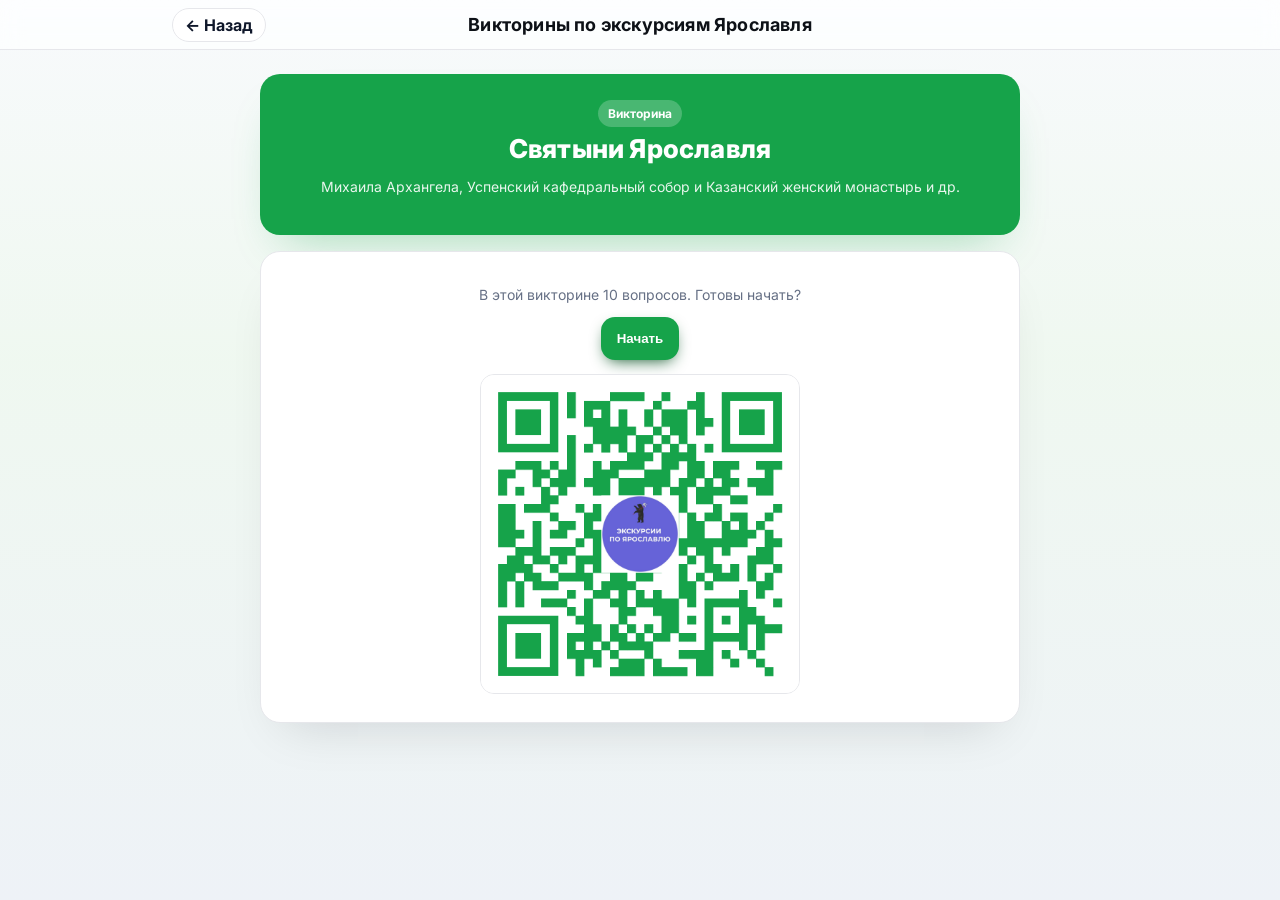
<file: Quizes/quiz3.html>
<!doctype html>
<html lang="ru">
<head>
<meta charset="utf-8"/>
<meta name="viewport" content="width=device-width,initial-scale=1"/>
<title>Святыни Ярославля</title>
<link rel="preconnect" href="https://fonts.googleapis.com">
<link rel="preconnect" href="https://fonts.gstatic.com" crossorigin>
<link href="https://fonts.googleapis.com/css2?family=Inter:wght@400;600;700;800&display=swap" rel="stylesheet">
<style>
:root{--ink:#0d1117;--muted:#667085;--line:#e6e7eb;--card:#ffffff;--ok:#16a34a;--bad:#dc2626;--accent:#3b82f6}
*{box-sizing:border-box}
html,body{height:100%;margin:0}
body{font-family:Inter,system-ui,-apple-system,Segoe UI,Roboto,Ubuntu,Cantarell,'Helvetica Neue',Arial,'Noto Sans',sans-serif;color:var(--ink);background:linear-gradient(180deg,#f8fafc, color-mix(in oklab, var(--accent) 8%, white) 40%, #eef2f7)}
.container{max-width:960px;margin:0 auto;padding:24px}
.header{position:sticky;top:0;background:rgba(255,255,255,.7);backdrop-filter:saturate(180%) blur(10px);border-bottom:1px solid var(--line);z-index:10}
.header .inner{position:relative;display:flex;align-items:center;justify-content:center;gap:12px;padding:14px 0; padding-left:68px; padding-right:68px;}
.btn-back{position:absolute;left:12px;top:50%;transform:translateY(-50%);border:1px solid var(--line);border-radius:999px;padding:8px 12px;background:#fff;cursor:pointer;text-decoration:none;color:#0f172a;font-weight:700;line-height:1}
.btn-back:hover{background:#f8fafc}
.h1{font-size:18px;margin:0;font-weight:700;letter-spacing:.2px;text-align:center}
@media(max-width:520px){
  .header .inner{padding-left:60px;padding-right:16px;padding-top:10px;padding-bottom:10px}
  .btn-back{left:8px;padding:6px 10px;font-size:14px}
  .h1{font-size:16px}
}
main{display:flex;justify-content:center}
.card{background:var(--card);border:1px solid var(--line);border-radius:20px;box-shadow:0 24px 48px -24px rgba(2,6,23,.15)}
.card.pad{padding:26px}
.center{text-align:center}
.small{font-size:14px;color:var(--muted)}
.h2{font-size:26px;margin:0 0 6px 0;font-weight:800;letter-spacing:.2px}
.h3{font-size:18px;margin:0 0 8px 0;font-weight:700}
.grid{display:grid;gap:18px;justify-items:stretch}
@media(min-width:680px){.grid.cols-2{grid-template-columns:repeat(2,minmax(0,1fr));}}
.btn, .btn:visited{display:inline-block;text-decoration:none;border:none;border-radius:14px;padding:14px 16px;font-weight:800;cursor:pointer;transition:transform .06s ease, box-shadow .2s ease, background .15s ease, color .15s ease}
.btn:active{transform:scale(.98)}
.btn.white{background:#ffffff;color:#0f172a}
.btn.white:hover{background:#f1f5f9}
.btn.neutral{background:#f1f5f9;color:#0f172a}
.btn.block{width:100%}
.btn.start{background:var(--accent); color:#fff; box-shadow:0 6px 16px -6px color-mix(in oklab, var(--accent) 60%, black);}
.btn.start:hover{filter:brightness(.94) saturate(1.05)}
.progress{height:10px;background:#eef2f7;border-radius:999px;overflow:hidden;margin:6px 0 10px 0}
.progress>div{height:100%;background:var(--accent);width:0%}
.meta{color:var(--muted);font-size:14px;margin:2px 0 10px 0;text-align:center}
.q-title{font-size:22px;margin:8px 0 14px 0;text-align:center}
.options{display:grid;gap:12px}
.option{width:100%;text-align:left;border:1px solid var(--line);background:#fff;border-radius:14px;padding:14px 16px;cursor:pointer;transition:border-color .15s ease, background .15s ease, box-shadow .15s ease}
.option:hover{background:#f8fafc}
.option.correct{border-color:#16a34a;background:#ecfdf5}
.option.wrong{border-color:#dc2626;background:#fef2f2}
.answer{margin-top:14px;background:color-mix(in oklab, var(--accent) 6%, #fff8ef);border:1px solid color-mix(in oklab, var(--accent) 35%, #fed7aa);border-radius:14px;padding:12px 14px;color:#1f2937;font-size:14px}
.actions{display:flex;gap:12px;justify-content:center;margin-top:18px}
.badge{display:inline-block;padding:6px 10px;border-radius:999px;background:rgba(255,255,255,.22);color:#fff;font-weight:700;font-size:12px}
.hero .wrap{width:100%;max-width:760px}
.colored-card{color:#fff;border:none}
.colored-card .small{color:rgba(255,255,255,.85)}
.contact-section{margin:22px 0 6px 0; display:none;}
.contact-card{background:#fff;border:1px solid var(--line);border-radius:16px;padding:16px;box-shadow:0 10px 24px -16px rgba(2,6,23,.15)}
.brand-row{display:flex;gap:10px;flex-wrap:wrap;justify-content:center}
.btn-brand{display:inline-flex;align-items:center;gap:8px;border:2px solid currentColor;border-radius:12px;padding:10px 14px;background:#fff;text-decoration:none;font-weight:800}
.btn-brand:hover{color:#fff}
.btn-brand.vk{color:#2787F5}
.btn-brand.vk:hover{background:#2787F5; color: #fff}
.btn-brand.avito{color:#22C55E}
.btn-brand.avito:hover{background:#22C55E; color: #fff}
.btn-brand.phone{color:#0f172a}
.btn-brand.phone:hover{background:#0f172a; color: #fff}
.qr-wrap{margin-top:14px;display:flex;justify-content:center}
.qr-wrap img{width:clamp(200px, 42vw, 320px); height:auto; border-radius:14px; border:1px solid var(--line); background:#fff}
</style>
<style>:root{--accent:#16a34a;}</style>
</head>
<body>
<header class="header">
  <div class="inner container">
    <a href="index.html" class="btn-back" aria-label="Назад">← Назад</a>
    <h1 class="h1">Викторины по экскурсиям Ярославля</h1>
  </div>
</header>
<main class="container hero">
  <div class="wrap">
<section>
  <div class="card pad center colored-card" style="background:#16a34a;box-shadow:0 24px 48px -24px #16a34a66">
    <span class="badge">Викторина</span>
    <h2 class="h2" style="margin-top:6px;color:#fff">Святыни Ярославля</h2>
    <p class="small" style="color:rgba(255,255,255,.9)">Михаила Архангела, Успенский кафедральный собор и Казанский женский монастырь и др.</p>
  </div>
  <div style="height:16px"></div>

  <div class="card pad">
    <div id="start" class="center" style="padding:8px 0 2px 0">
      <p class="small" style="margin:0 0 14px 0">В этой викторине 10 вопросов. Готовы начать?</p>
      <button class="btn start" id="btnStart">Начать</button>
      <div class="qr-wrap"><img src="images/3.png" alt="QR к маршруту"/></div>
    </div>

    <div id="quiz" style="display:none">
      <div class="progress" aria-hidden="true"><div id="bar"></div></div>
      <div class="meta" id="meta"></div>
      <div class="q-title" id="qtext"></div>
      <div id="options" class="options"></div>
      <div id="answer" class="answer" style="display:none"></div>
      <div class="actions" id="actions" style="display:none">
        <button class="btn white" id="btnNext">Дальше</button>
        <button class="btn neutral" id="btnRestart">Сначала</button>
      </div>
    </div>

    <div id="result" class="center" style="display:none">
      <div style="font-size:56px;font-weight:800" id="score"></div>
      <p class="small">Ваш результат</p>
      <div class="actions">
        <button class="btn white" id="btnRetry">Пройти ещё раз</button>
        <a class="btn neutral" href="index.html">На главную</a>
      </div>
    </div>
  </div>
</section>

<section id="contactSection" class="contact-section">
  <div class="contact-card center">
    <div class="small" style="margin-bottom:10px">Связаться со мной</div>
    <div class="brand-row">
      <a class="btn-brand vk" href="https://vk.com/gid.yaroslavl?from=groups" target="_blank" rel="noopener">VK</a>
      <a class="btn-brand avito" href="https://www.avito.ru/brands/i185661365?src=fs&page_from=from_favorite_sellers" target="_blank" rel="noopener">Авито</a>
      <a class="btn-brand phone" href="tel:+79159957586">+7 (915) 995-75-86</a>
    </div>
  </div>
</section>

<script>
const QUESTIONS_BASE = [{"text": "Что принято соблюдать при посещении храма?", "options": ["Скромную одежду и уважение", "Громкую музыку", "Фотосъёмку со вспышкой у алтаря", "Разговоры по телефону"], "correct": 0, "expl": ""}, {"text": "Как называется женская обитель, которую посещаем на маршруте?", "options": ["Казанский женский монастырь", "Соловецкий монастырь", "Троице‑Сергиева лавра", "Оптина пустынь"], "correct": 0, "expl": ""}, {"text": "Что такое монастырь?", "options": ["Монашеская община с храмами и корпусами", "Рыночная площадь", "Жилой небоскрёб", "Военный форт"], "correct": 0, "expl": ""}, {"text": "Храм Михаила Архангела в Ярославле находится ближе всего к…", "options": ["Стрелке (слиянию Волги и Которосли)", "Казанскому женскому монастырю", "Площади Челюскинцев", "Театру имени Ф. Волкова"], "correct": 0, "expl": ""}, {"text": "В Казанском женском монастыре…", "options": ["Проживают монахини и действует храм", "Находится цирк", "Работает трамвайное депо", "Расположен технопарк"], "correct": 0, "expl": ""}, {"text": "Иконостас — это…", "options": ["Стена с иконами, отделяющая алтарь", "Колокол у входа", "Фреска купола", "Колоннада фасада"], "correct": 0, "expl": ""}, {"text": "Что такое придел в православном храме?", "options": ["Боковой алтарь/капелла", "Колокольня", "Ризница", "Кафедра проповедника"], "correct": 0, "expl": ""}, {"text": "Что уместно делать при поставлении свечи?", "options": ["Ставить у подсвечника и не мешать другим", "Ставить на пол", "Зажигать у входа", "Класть на окно"], "correct": 0, "expl": ""}, {"text": "Как лучше вести себя на службе?", "options": ["Тихо и уважительно", "Громко аплодировать", "Запускать дрон", "Есть попкорн"], "correct": 0, "expl": ""}, {"text": "Что обычно можно увидеть в соборе?", "options": ["Фрески/росписи и иконы", "Каток", "Аквариум", "Киностудию"], "correct": 0, "expl": ""}];
let Q = []; let idx = 0, score = 0, selected = null;
const elStart = document.getElementById('start');
const elQuiz = document.getElementById('quiz');
const elMeta = document.getElementById('meta');
const elBar = document.getElementById('bar');
const elQ = document.getElementById('qtext');
const elOpts = document.getElementById('options');
const elAns = document.getElementById('answer');
const elActions = document.getElementById('actions');
const elResult = document.getElementById('result');
const elScore = document.getElementById('score');
const elContact = document.getElementById('contactSection');

function shuffleArray(arr){
  for(let i=arr.length-1;i>0;i--){
    const j = Math.floor(Math.random()*(i+1));
    [arr[i],arr[j]] = [arr[j],arr[i]];
  }
  return arr;
}
function start(){
  elContact.style.display='none';
  Q = QUESTIONS_BASE.map(q => {
    const opts = q.options.map((t,i)=>({t, isCorrect:i===q.correct}));
    shuffleArray(opts);
    const options = opts.map(o=>o.t);
    const correct = opts.findIndex(o=>o.isCorrect);
    return {text:q.text, options, correct, expl:q.expl||""};
  });
  idx=0; score=0; selected=null;
  elStart.style.display='none'; elResult.style.display='none'; elQuiz.style.display='block';
  render();
}
function render(){
  const total = Q.length;
  elMeta.textContent = 'Вопрос ' + (idx+1) + ' из ' + total;
  elBar.style.width = Math.round(idx/total*100) + '%';
  const q = Q[idx];
  elQ.textContent = q.text;
  elOpts.innerHTML=''; elAns.style.display='none'; elActions.style.display='none'; selected=null;
  q.options.forEach((opt,i)=>{
    const btn = document.createElement('button'); btn.className='option'; btn.textContent=opt;
    btn.onmouseenter=()=>{ btn.style.background='color-mix(in oklab, var(--accent) 8%, white)'; };
    btn.onmouseleave=()=>{ btn.style.background='#fff'; };
    btn.onclick=()=>choose(i); elOpts.appendChild(btn);
  });
}
function choose(i){
  if(selected!==null) return; selected=i;
  const q=Q[idx]; const buttons=[...elOpts.querySelectorAll('button')];
  buttons.forEach((b,j)=>{ if(j===q.correct) b.classList.add('correct'); if(j===i&&j!==q.correct) b.classList.add('wrong'); b.disabled=true; });
  if(i===q.correct) score++; else { elAns.innerHTML='Правильный ответ: <b>'+q.options[q.correct]+'</b>'+ (q.expl?'<div class="small" style="margin-top:6px">'+q.expl+'</div>':''); elAns.style.display='block'; }
  elActions.style.display='flex';
}
function next(){ if(idx+1<Q.length){ idx++; render(); } else { finish(); } }
function finish(){ elQuiz.style.display='none'; elResult.style.display='block'; elScore.textContent = score+' / '+Q.length; elContact.style.display='block'; }
document.getElementById('btnStart').onclick=start;
document.getElementById('btnNext').onclick=next;
document.getElementById('btnRestart').onclick=start;
document.getElementById('btnRetry').onclick=start;
</script>
</div>
</main>
</body></html>
</file>
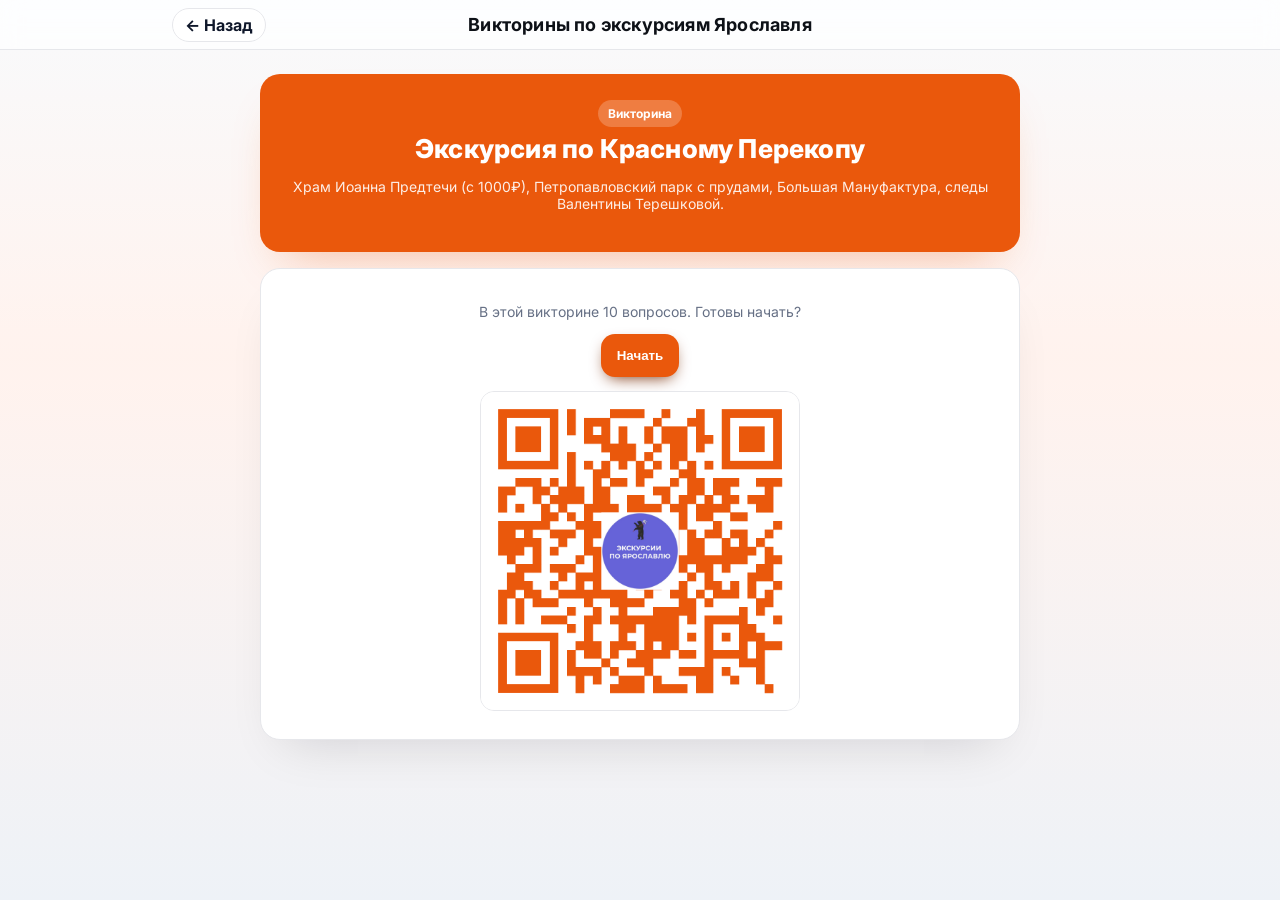
<file: Quizes/quiz4.html>
<!doctype html>
<html lang="ru">
<head>
<meta charset="utf-8"/>
<meta name="viewport" content="width=device-width,initial-scale=1"/>
<title>Экскурсия по Красному Перекопу</title>
<link rel="preconnect" href="https://fonts.googleapis.com">
<link rel="preconnect" href="https://fonts.gstatic.com" crossorigin>
<link href="https://fonts.googleapis.com/css2?family=Inter:wght@400;600;700;800&display=swap" rel="stylesheet">
<style>
:root{--ink:#0d1117;--muted:#667085;--line:#e6e7eb;--card:#ffffff;--ok:#16a34a;--bad:#dc2626;--accent:#3b82f6}
*{box-sizing:border-box}
html,body{height:100%;margin:0}
body{font-family:Inter,system-ui,-apple-system,Segoe UI,Roboto,Ubuntu,Cantarell,'Helvetica Neue',Arial,'Noto Sans',sans-serif;color:var(--ink);background:linear-gradient(180deg,#f8fafc, color-mix(in oklab, var(--accent) 8%, white) 40%, #eef2f7)}
.container{max-width:960px;margin:0 auto;padding:24px}
.header{position:sticky;top:0;background:rgba(255,255,255,.7);backdrop-filter:saturate(180%) blur(10px);border-bottom:1px solid var(--line);z-index:10}
.header .inner{position:relative;display:flex;align-items:center;justify-content:center;gap:12px;padding:14px 0; padding-left:68px; padding-right:68px;}
.btn-back{position:absolute;left:12px;top:50%;transform:translateY(-50%);border:1px solid var(--line);border-radius:999px;padding:8px 12px;background:#fff;cursor:pointer;text-decoration:none;color:#0f172a;font-weight:700;line-height:1}
.btn-back:hover{background:#f8fafc}
.h1{font-size:18px;margin:0;font-weight:700;letter-spacing:.2px;text-align:center}
@media(max-width:520px){
  .header .inner{padding-left:60px;padding-right:16px;padding-top:10px;padding-bottom:10px}
  .btn-back{left:8px;padding:6px 10px;font-size:14px}
  .h1{font-size:16px}
}
main{display:flex;justify-content:center}
.card{background:var(--card);border:1px solid var(--line);border-radius:20px;box-shadow:0 24px 48px -24px rgba(2,6,23,.15)}
.card.pad{padding:26px}
.center{text-align:center}
.small{font-size:14px;color:var(--muted)}
.h2{font-size:26px;margin:0 0 6px 0;font-weight:800;letter-spacing:.2px}
.h3{font-size:18px;margin:0 0 8px 0;font-weight:700}
.grid{display:grid;gap:18px;justify-items:stretch}
@media(min-width:680px){.grid.cols-2{grid-template-columns:repeat(2,minmax(0,1fr));}}
.btn, .btn:visited{display:inline-block;text-decoration:none;border:none;border-radius:14px;padding:14px 16px;font-weight:800;cursor:pointer;transition:transform .06s ease, box-shadow .2s ease, background .15s ease, color .15s ease}
.btn:active{transform:scale(.98)}
.btn.white{background:#ffffff;color:#0f172a}
.btn.white:hover{background:#f1f5f9}
.btn.neutral{background:#f1f5f9;color:#0f172a}
.btn.block{width:100%}
.btn.start{background:var(--accent); color:#fff; box-shadow:0 6px 16px -6px color-mix(in oklab, var(--accent) 60%, black);}
.btn.start:hover{filter:brightness(.94) saturate(1.05)}
.progress{height:10px;background:#eef2f7;border-radius:999px;overflow:hidden;margin:6px 0 10px 0}
.progress>div{height:100%;background:var(--accent);width:0%}
.meta{color:var(--muted);font-size:14px;margin:2px 0 10px 0;text-align:center}
.q-title{font-size:22px;margin:8px 0 14px 0;text-align:center}
.options{display:grid;gap:12px}
.option{width:100%;text-align:left;border:1px solid var(--line);background:#fff;border-radius:14px;padding:14px 16px;cursor:pointer;transition:border-color .15s ease, background .15s ease, box-shadow .15s ease}
.option:hover{background:#f8fafc}
.option.correct{border-color:#16a34a;background:#ecfdf5}
.option.wrong{border-color:#dc2626;background:#fef2f2}
.answer{margin-top:14px;background:color-mix(in oklab, var(--accent) 6%, #fff8ef);border:1px solid color-mix(in oklab, var(--accent) 35%, #fed7aa);border-radius:14px;padding:12px 14px;color:#1f2937;font-size:14px}
.actions{display:flex;gap:12px;justify-content:center;margin-top:18px}
.badge{display:inline-block;padding:6px 10px;border-radius:999px;background:rgba(255,255,255,.22);color:#fff;font-weight:700;font-size:12px}
.hero .wrap{width:100%;max-width:760px}
.colored-card{color:#fff;border:none}
.colored-card .small{color:rgba(255,255,255,.85)}
.contact-section{margin:22px 0 6px 0; display:none;}
.contact-card{background:#fff;border:1px solid var(--line);border-radius:16px;padding:16px;box-shadow:0 10px 24px -16px rgba(2,6,23,.15)}
.brand-row{display:flex;gap:10px;flex-wrap:wrap;justify-content:center}
.btn-brand{display:inline-flex;align-items:center;gap:8px;border:2px solid currentColor;border-radius:12px;padding:10px 14px;background:#fff;text-decoration:none;font-weight:800}
.btn-brand:hover{color:#fff}
.btn-brand.vk{color:#2787F5}
.btn-brand.vk:hover{background:#2787F5; color: #fff}
.btn-brand.avito{color:#22C55E}
.btn-brand.avito:hover{background:#22C55E; color: #fff}
.btn-brand.phone{color:#0f172a}
.btn-brand.phone:hover{background:#0f172a; color: #fff}
.qr-wrap{margin-top:14px;display:flex;justify-content:center}
.qr-wrap img{width:clamp(200px, 42vw, 320px); height:auto; border-radius:14px; border:1px solid var(--line); background:#fff}
</style>
<style>:root{--accent:#ea580c;}</style>
</head>
<body>
<header class="header">
  <div class="inner container">
    <a href="index.html" class="btn-back" aria-label="Назад">← Назад</a>
    <h1 class="h1">Викторины по экскурсиям Ярославля</h1>
  </div>
</header>
<main class="container hero">
  <div class="wrap">
<section>
  <div class="card pad center colored-card" style="background:#ea580c;box-shadow:0 24px 48px -24px #ea580c66">
    <span class="badge">Викторина</span>
    <h2 class="h2" style="margin-top:6px;color:#fff">Экскурсия по Красному Перекопу</h2>
    <p class="small" style="color:rgba(255,255,255,.9)">Храм Иоанна Предтечи (с 1000₽), Петропавловский парк с прудами, Большая Мануфактура, следы Валентины Терешковой.</p>
  </div>
  <div style="height:16px"></div>

  <div class="card pad">
    <div id="start" class="center" style="padding:8px 0 2px 0">
      <p class="small" style="margin:0 0 14px 0">В этой викторине 10 вопросов. Готовы начать?</p>
      <button class="btn start" id="btnStart">Начать</button>
      <div class="qr-wrap"><img src="images/4.png" alt="QR к маршруту"/></div>
    </div>

    <div id="quiz" style="display:none">
      <div class="progress" aria-hidden="true"><div id="bar"></div></div>
      <div class="meta" id="meta"></div>
      <div class="q-title" id="qtext"></div>
      <div id="options" class="options"></div>
      <div id="answer" class="answer" style="display:none"></div>
      <div class="actions" id="actions" style="display:none">
        <button class="btn white" id="btnNext">Дальше</button>
        <button class="btn neutral" id="btnRestart">Сначала</button>
      </div>
    </div>

    <div id="result" class="center" style="display:none">
      <div style="font-size:56px;font-weight:800" id="score"></div>
      <p class="small">Ваш результат</p>
      <div class="actions">
        <button class="btn white" id="btnRetry">Пройти ещё раз</button>
        <a class="btn neutral" href="index.html">На главную</a>
      </div>
    </div>
  </div>
</section>

<section id="contactSection" class="contact-section">
  <div class="contact-card center">
    <div class="small" style="margin-bottom:10px">Связаться со мной</div>
    <div class="brand-row">
      <a class="btn-brand vk" href="https://vk.com/gid.yaroslavl?from=groups" target="_blank" rel="noopener">VK</a>
      <a class="btn-brand avito" href="https://www.avito.ru/brands/i185661365?src=fs&page_from=from_favorite_sellers" target="_blank" rel="noopener">Авито</a>
      <a class="btn-brand phone" href="tel:+79159957586">+7 (915) 995-75-86</a>
    </div>
  </div>
</section>

<script>
const QUESTIONS_BASE = [{"text": "Какой храм изображён на купюре 1000₽ (1997)?", "options": ["Храм Иоанна Предтечи (Ярославль)", "Храм Василия Блаженного", "Исаакиевский собор", "Казанский собор (СПб)"], "correct": 0, "expl": ""}, {"text": "Особенность Петропавловского парка?", "options": ["Пруды и аллеи", "Канатная дорога", "Ски‑трасса", "Пустынные дюны"], "correct": 0, "expl": ""}, {"text": "Большая Мануфактура — это…", "options": ["Историческая промышленная территория", "Горный курорт", "Подземная тюрьма", "Автодром"], "correct": 0, "expl": ""}, {"text": "С какой космонавткой связан район?", "options": ["Валентина Терешкова", "Светлана Савицкая", "Салли Райд", "Елена Серова"], "correct": 0, "expl": ""}, {"text": "Что можно увидеть «по следам Терешковой»?", "options": ["Места учёбы/работы и общежитие", "Лунный модуль", "Подлодку", "Фабрику мороженого"], "correct": 0, "expl": ""}, {"text": "Исторически Красный Перекоп —", "options": ["Промышленный район", "Рыбацкая слобода", "Дачный посёлок", "Сельская округа"], "correct": 0, "expl": ""}, {"text": "Храм Иоанна Предтечи —", "options": ["Выдающийся памятник ярославского зодчества", "Современный ТЦ", "Деревянная часовня", "Водонапорная башня"], "correct": 0, "expl": ""}, {"text": "Пруды в парке служили…", "options": ["Зоной отдыха горожан", "Судоходным каналом", "Складам нефти", "ГЭС"], "correct": 0, "expl": ""}, {"text": "На обзорной по району обычно…", "options": ["Связывают архитектуру с историями жителей", "Учишься пилотировать самолёт", "Катишься на лыжах", "Ныряешь с аквалангом"], "correct": 0, "expl": ""}, {"text": "Почему район интересен экскурсионно?", "options": ["Сочетание храмов, индустрии и личных историй", "Только из‑за пробок", "Из‑за отсутствия зданий", "Потому что там пустыня"], "correct": 0, "expl": ""}];
let Q = []; let idx = 0, score = 0, selected = null;
const elStart = document.getElementById('start');
const elQuiz = document.getElementById('quiz');
const elMeta = document.getElementById('meta');
const elBar = document.getElementById('bar');
const elQ = document.getElementById('qtext');
const elOpts = document.getElementById('options');
const elAns = document.getElementById('answer');
const elActions = document.getElementById('actions');
const elResult = document.getElementById('result');
const elScore = document.getElementById('score');
const elContact = document.getElementById('contactSection');

function shuffleArray(arr){
  for(let i=arr.length-1;i>0;i--){
    const j = Math.floor(Math.random()*(i+1));
    [arr[i],arr[j]] = [arr[j],arr[i]];
  }
  return arr;
}
function start(){
  elContact.style.display='none';
  Q = QUESTIONS_BASE.map(q => {
    const opts = q.options.map((t,i)=>({t, isCorrect:i===q.correct}));
    shuffleArray(opts);
    const options = opts.map(o=>o.t);
    const correct = opts.findIndex(o=>o.isCorrect);
    return {text:q.text, options, correct, expl:q.expl||""};
  });
  idx=0; score=0; selected=null;
  elStart.style.display='none'; elResult.style.display='none'; elQuiz.style.display='block';
  render();
}
function render(){
  const total = Q.length;
  elMeta.textContent = 'Вопрос ' + (idx+1) + ' из ' + total;
  elBar.style.width = Math.round(idx/total*100) + '%';
  const q = Q[idx];
  elQ.textContent = q.text;
  elOpts.innerHTML=''; elAns.style.display='none'; elActions.style.display='none'; selected=null;
  q.options.forEach((opt,i)=>{
    const btn = document.createElement('button'); btn.className='option'; btn.textContent=opt;
    btn.onmouseenter=()=>{ btn.style.background='color-mix(in oklab, var(--accent) 8%, white)'; };
    btn.onmouseleave=()=>{ btn.style.background='#fff'; };
    btn.onclick=()=>choose(i); elOpts.appendChild(btn);
  });
}
function choose(i){
  if(selected!==null) return; selected=i;
  const q=Q[idx]; const buttons=[...elOpts.querySelectorAll('button')];
  buttons.forEach((b,j)=>{ if(j===q.correct) b.classList.add('correct'); if(j===i&&j!==q.correct) b.classList.add('wrong'); b.disabled=true; });
  if(i===q.correct) score++; else { elAns.innerHTML='Правильный ответ: <b>'+q.options[q.correct]+'</b>'+ (q.expl?'<div class="small" style="margin-top:6px">'+q.expl+'</div>':''); elAns.style.display='block'; }
  elActions.style.display='flex';
}
function next(){ if(idx+1<Q.length){ idx++; render(); } else { finish(); } }
function finish(){ elQuiz.style.display='none'; elResult.style.display='block'; elScore.textContent = score+' / '+Q.length; elContact.style.display='block'; }
document.getElementById('btnStart').onclick=start;
document.getElementById('btnNext').onclick=next;
document.getElementById('btnRestart').onclick=start;
document.getElementById('btnRetry').onclick=start;
</script>
</div>
</main>
</body></html>
</file>
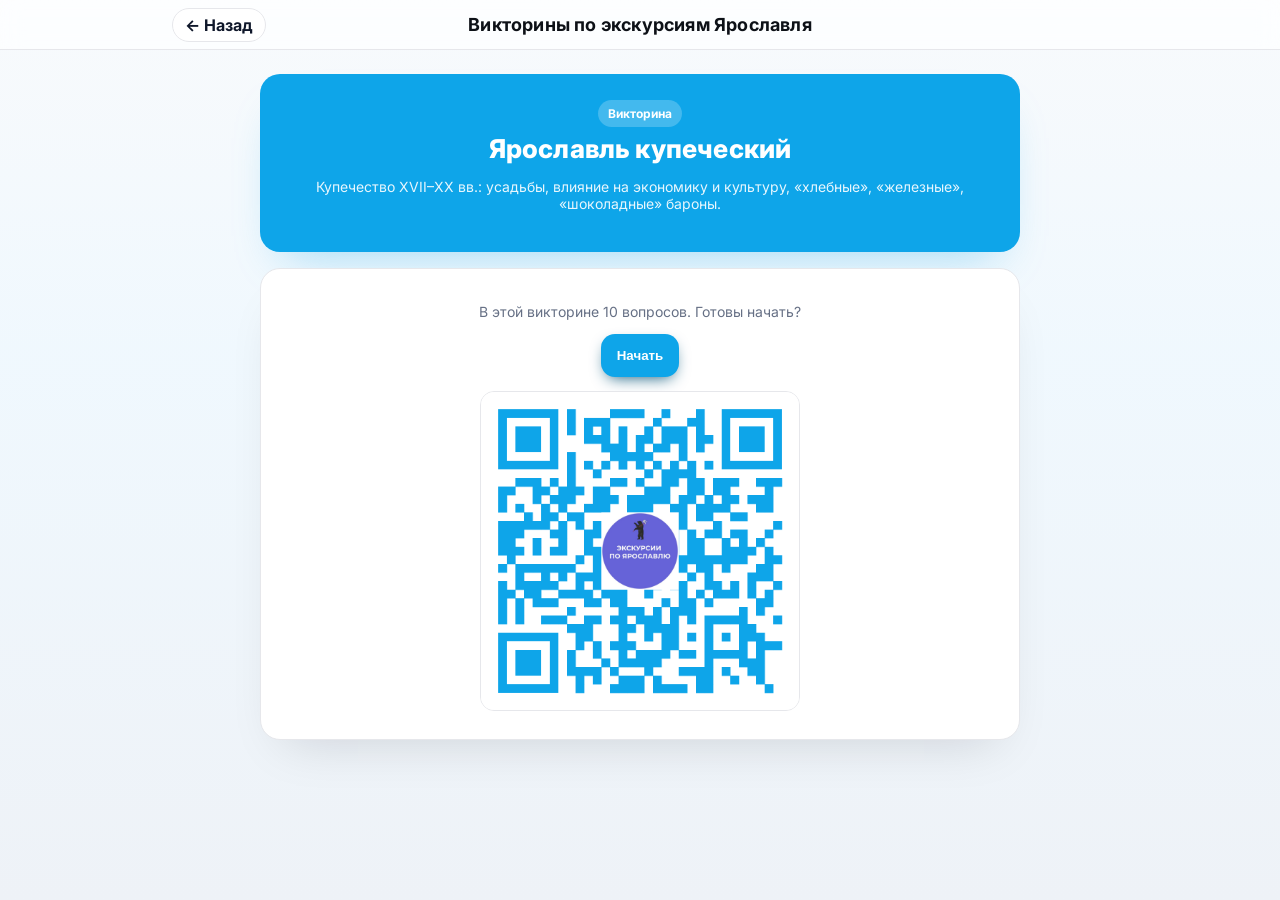
<file: Quizes/quiz5.html>
<!doctype html>
<html lang="ru">
<head>
<meta charset="utf-8"/>
<meta name="viewport" content="width=device-width,initial-scale=1"/>
<title>Ярославль купеческий</title>
<link rel="preconnect" href="https://fonts.googleapis.com">
<link rel="preconnect" href="https://fonts.gstatic.com" crossorigin>
<link href="https://fonts.googleapis.com/css2?family=Inter:wght@400;600;700;800&display=swap" rel="stylesheet">
<style>
:root{--ink:#0d1117;--muted:#667085;--line:#e6e7eb;--card:#ffffff;--ok:#16a34a;--bad:#dc2626;--accent:#3b82f6}
*{box-sizing:border-box}
html,body{height:100%;margin:0}
body{font-family:Inter,system-ui,-apple-system,Segoe UI,Roboto,Ubuntu,Cantarell,'Helvetica Neue',Arial,'Noto Sans',sans-serif;color:var(--ink);background:linear-gradient(180deg,#f8fafc, color-mix(in oklab, var(--accent) 8%, white) 40%, #eef2f7)}
.container{max-width:960px;margin:0 auto;padding:24px}
.header{position:sticky;top:0;background:rgba(255,255,255,.7);backdrop-filter:saturate(180%) blur(10px);border-bottom:1px solid var(--line);z-index:10}
.header .inner{position:relative;display:flex;align-items:center;justify-content:center;gap:12px;padding:14px 0; padding-left:68px; padding-right:68px;}
.btn-back{position:absolute;left:12px;top:50%;transform:translateY(-50%);border:1px solid var(--line);border-radius:999px;padding:8px 12px;background:#fff;cursor:pointer;text-decoration:none;color:#0f172a;font-weight:700;line-height:1}
.btn-back:hover{background:#f8fafc}
.h1{font-size:18px;margin:0;font-weight:700;letter-spacing:.2px;text-align:center}
@media(max-width:520px){
  .header .inner{padding-left:60px;padding-right:16px;padding-top:10px;padding-bottom:10px}
  .btn-back{left:8px;padding:6px 10px;font-size:14px}
  .h1{font-size:16px}
}
main{display:flex;justify-content:center}
.card{background:var(--card);border:1px solid var(--line);border-radius:20px;box-shadow:0 24px 48px -24px rgba(2,6,23,.15)}
.card.pad{padding:26px}
.center{text-align:center}
.small{font-size:14px;color:var(--muted)}
.h2{font-size:26px;margin:0 0 6px 0;font-weight:800;letter-spacing:.2px}
.h3{font-size:18px;margin:0 0 8px 0;font-weight:700}
.grid{display:grid;gap:18px;justify-items:stretch}
@media(min-width:680px){.grid.cols-2{grid-template-columns:repeat(2,minmax(0,1fr));}}
.btn, .btn:visited{display:inline-block;text-decoration:none;border:none;border-radius:14px;padding:14px 16px;font-weight:800;cursor:pointer;transition:transform .06s ease, box-shadow .2s ease, background .15s ease, color .15s ease}
.btn:active{transform:scale(.98)}
.btn.white{background:#ffffff;color:#0f172a}
.btn.white:hover{background:#f1f5f9}
.btn.neutral{background:#f1f5f9;color:#0f172a}
.btn.block{width:100%}
.btn.start{background:var(--accent); color:#fff; box-shadow:0 6px 16px -6px color-mix(in oklab, var(--accent) 60%, black);}
.btn.start:hover{filter:brightness(.94) saturate(1.05)}
.progress{height:10px;background:#eef2f7;border-radius:999px;overflow:hidden;margin:6px 0 10px 0}
.progress>div{height:100%;background:var(--accent);width:0%}
.meta{color:var(--muted);font-size:14px;margin:2px 0 10px 0;text-align:center}
.q-title{font-size:22px;margin:8px 0 14px 0;text-align:center}
.options{display:grid;gap:12px}
.option{width:100%;text-align:left;border:1px solid var(--line);background:#fff;border-radius:14px;padding:14px 16px;cursor:pointer;transition:border-color .15s ease, background .15s ease, box-shadow .15s ease}
.option:hover{background:#f8fafc}
.option.correct{border-color:#16a34a;background:#ecfdf5}
.option.wrong{border-color:#dc2626;background:#fef2f2}
.answer{margin-top:14px;background:color-mix(in oklab, var(--accent) 6%, #fff8ef);border:1px solid color-mix(in oklab, var(--accent) 35%, #fed7aa);border-radius:14px;padding:12px 14px;color:#1f2937;font-size:14px}
.actions{display:flex;gap:12px;justify-content:center;margin-top:18px}
.badge{display:inline-block;padding:6px 10px;border-radius:999px;background:rgba(255,255,255,.22);color:#fff;font-weight:700;font-size:12px}
.hero .wrap{width:100%;max-width:760px}
.colored-card{color:#fff;border:none}
.colored-card .small{color:rgba(255,255,255,.85)}
.contact-section{margin:22px 0 6px 0; display:none;}
.contact-card{background:#fff;border:1px solid var(--line);border-radius:16px;padding:16px;box-shadow:0 10px 24px -16px rgba(2,6,23,.15)}
.brand-row{display:flex;gap:10px;flex-wrap:wrap;justify-content:center}
.btn-brand{display:inline-flex;align-items:center;gap:8px;border:2px solid currentColor;border-radius:12px;padding:10px 14px;background:#fff;text-decoration:none;font-weight:800}
.btn-brand:hover{color:#fff}
.btn-brand.vk{color:#2787F5}
.btn-brand.vk:hover{background:#2787F5; color: #fff}
.btn-brand.avito{color:#22C55E}
.btn-brand.avito:hover{background:#22C55E; color: #fff}
.btn-brand.phone{color:#0f172a}
.btn-brand.phone:hover{background:#0f172a; color: #fff}
.qr-wrap{margin-top:14px;display:flex;justify-content:center}
.qr-wrap img{width:clamp(200px, 42vw, 320px); height:auto; border-radius:14px; border:1px solid var(--line); background:#fff}
</style>
<style>:root{--accent:#0ea5e9;}</style>
</head>
<body>
<header class="header">
  <div class="inner container">
    <a href="index.html" class="btn-back" aria-label="Назад">← Назад</a>
    <h1 class="h1">Викторины по экскурсиям Ярославля</h1>
  </div>
</header>
<main class="container hero">
  <div class="wrap">
<section>
  <div class="card pad center colored-card" style="background:#0ea5e9;box-shadow:0 24px 48px -24px #0ea5e966">
    <span class="badge">Викторина</span>
    <h2 class="h2" style="margin-top:6px;color:#fff">Ярославль купеческий</h2>
    <p class="small" style="color:rgba(255,255,255,.9)">Купечество XVII–XX вв.: усадьбы, влияние на экономику и культуру, «хлебные», «железные», «шоколадные» бароны.</p>
  </div>
  <div style="height:16px"></div>

  <div class="card pad">
    <div id="start" class="center" style="padding:8px 0 2px 0">
      <p class="small" style="margin:0 0 14px 0">В этой викторине 10 вопросов. Готовы начать?</p>
      <button class="btn start" id="btnStart">Начать</button>
      <div class="qr-wrap"><img src="images/5.png" alt="QR к маршруту"/></div>
    </div>

    <div id="quiz" style="display:none">
      <div class="progress" aria-hidden="true"><div id="bar"></div></div>
      <div class="meta" id="meta"></div>
      <div class="q-title" id="qtext"></div>
      <div id="options" class="options"></div>
      <div id="answer" class="answer" style="display:none"></div>
      <div class="actions" id="actions" style="display:none">
        <button class="btn white" id="btnNext">Дальше</button>
        <button class="btn neutral" id="btnRestart">Сначала</button>
      </div>
    </div>

    <div id="result" class="center" style="display:none">
      <div style="font-size:56px;font-weight:800" id="score"></div>
      <p class="small">Ваш результат</p>
      <div class="actions">
        <button class="btn white" id="btnRetry">Пройти ещё раз</button>
        <a class="btn neutral" href="index.html">На главную</a>
      </div>
    </div>
  </div>
</section>

<section id="contactSection" class="contact-section">
  <div class="contact-card center">
    <div class="small" style="margin-bottom:10px">Связаться со мной</div>
    <div class="brand-row">
      <a class="btn-brand vk" href="https://vk.com/gid.yaroslavl?from=groups" target="_blank" rel="noopener">VK</a>
      <a class="btn-brand avito" href="https://www.avito.ru/brands/i185661365?src=fs&page_from=from_favorite_sellers" target="_blank" rel="noopener">Авито</a>
      <a class="btn-brand phone" href="tel:+79159957586">+7 (915) 995-75-86</a>
    </div>
  </div>
</section>

<script>
const QUESTIONS_BASE = [{"text": "Кто такие купцы?", "options": ["Предприниматели и торговые люди", "Военные дозорные", "Дворовые служащие", "Артисты цирка"], "correct": 0, "expl": ""}, {"text": "На что влияли купечьи капиталы?", "options": ["Экономика, строительство, благотворительность", "Только рыбалка", "Лишь спорт", "Исключительно мода"], "correct": 0, "expl": ""}, {"text": "Купеческая усадьба — это…", "options": ["Дом с хозяйственными/торговыми постройками", "Сад без строений", "Только склад", "Казарма"], "correct": 0, "expl": ""}, {"text": "Какие «бароны» известны в истории города?", "options": ["Хлебные, картофельные, железные, шоколадные", "Нефтяные и урановые", "Золотые рыцари", "Песочные"], "correct": 0, "expl": ""}, {"text": "Как проявлялась благотворительность?", "options": ["Школы, богадельни, больницы", "Серфинг‑клубы", "Казино", "Гоночные треки"], "correct": 0, "expl": ""}, {"text": "Что способствовало росту купечества?", "options": ["Торговые пути по Волге", "Золотые прииски рядом", "Тропические плантации", "Горные курорты"], "correct": 0, "expl": ""}, {"text": "Купеческие дома в центре часто…", "options": ["С богатыми декорами и историями владельцев", "Всегда безликие", "Стеклянные небоскрёбы", "Подземные"], "correct": 0, "expl": ""}, {"text": "Что изучают на экскурсии о купцах?", "options": ["Династии и вклад в город", "Только ботанику", "Теорию музыки", "Астрономию"], "correct": 0, "expl": ""}, {"text": "Как влияли на культуру?", "options": ["Поддерживали театры, музеи, издания", "Запрещали книги", "Сносили библиотеки", "Устраивали автогонки"], "correct": 0, "expl": ""}, {"text": "Что остаётся после экскурсии?", "options": ["Маршрут по адресам и понимание эпохи", "Туристическая виза", "Медицинский рецепт", "Лицензия пилота"], "correct": 0, "expl": ""}];
let Q = []; let idx = 0, score = 0, selected = null;
const elStart = document.getElementById('start');
const elQuiz = document.getElementById('quiz');
const elMeta = document.getElementById('meta');
const elBar = document.getElementById('bar');
const elQ = document.getElementById('qtext');
const elOpts = document.getElementById('options');
const elAns = document.getElementById('answer');
const elActions = document.getElementById('actions');
const elResult = document.getElementById('result');
const elScore = document.getElementById('score');
const elContact = document.getElementById('contactSection');

function shuffleArray(arr){
  for(let i=arr.length-1;i>0;i--){
    const j = Math.floor(Math.random()*(i+1));
    [arr[i],arr[j]] = [arr[j],arr[i]];
  }
  return arr;
}
function start(){
  elContact.style.display='none';
  Q = QUESTIONS_BASE.map(q => {
    const opts = q.options.map((t,i)=>({t, isCorrect:i===q.correct}));
    shuffleArray(opts);
    const options = opts.map(o=>o.t);
    const correct = opts.findIndex(o=>o.isCorrect);
    return {text:q.text, options, correct, expl:q.expl||""};
  });
  idx=0; score=0; selected=null;
  elStart.style.display='none'; elResult.style.display='none'; elQuiz.style.display='block';
  render();
}
function render(){
  const total = Q.length;
  elMeta.textContent = 'Вопрос ' + (idx+1) + ' из ' + total;
  elBar.style.width = Math.round(idx/total*100) + '%';
  const q = Q[idx];
  elQ.textContent = q.text;
  elOpts.innerHTML=''; elAns.style.display='none'; elActions.style.display='none'; selected=null;
  q.options.forEach((opt,i)=>{
    const btn = document.createElement('button'); btn.className='option'; btn.textContent=opt;
    btn.onmouseenter=()=>{ btn.style.background='color-mix(in oklab, var(--accent) 8%, white)'; };
    btn.onmouseleave=()=>{ btn.style.background='#fff'; };
    btn.onclick=()=>choose(i); elOpts.appendChild(btn);
  });
}
function choose(i){
  if(selected!==null) return; selected=i;
  const q=Q[idx]; const buttons=[...elOpts.querySelectorAll('button')];
  buttons.forEach((b,j)=>{ if(j===q.correct) b.classList.add('correct'); if(j===i&&j!==q.correct) b.classList.add('wrong'); b.disabled=true; });
  if(i===q.correct) score++; else { elAns.innerHTML='Правильный ответ: <b>'+q.options[q.correct]+'</b>'+ (q.expl?'<div class="small" style="margin-top:6px">'+q.expl+'</div>':''); elAns.style.display='block'; }
  elActions.style.display='flex';
}
function next(){ if(idx+1<Q.length){ idx++; render(); } else { finish(); } }
function finish(){ elQuiz.style.display='none'; elResult.style.display='block'; elScore.textContent = score+' / '+Q.length; elContact.style.display='block'; }
document.getElementById('btnStart').onclick=start;
document.getElementById('btnNext').onclick=next;
document.getElementById('btnRestart').onclick=start;
document.getElementById('btnRetry').onclick=start;
</script>
</div>
</main>
</body></html>
</file>
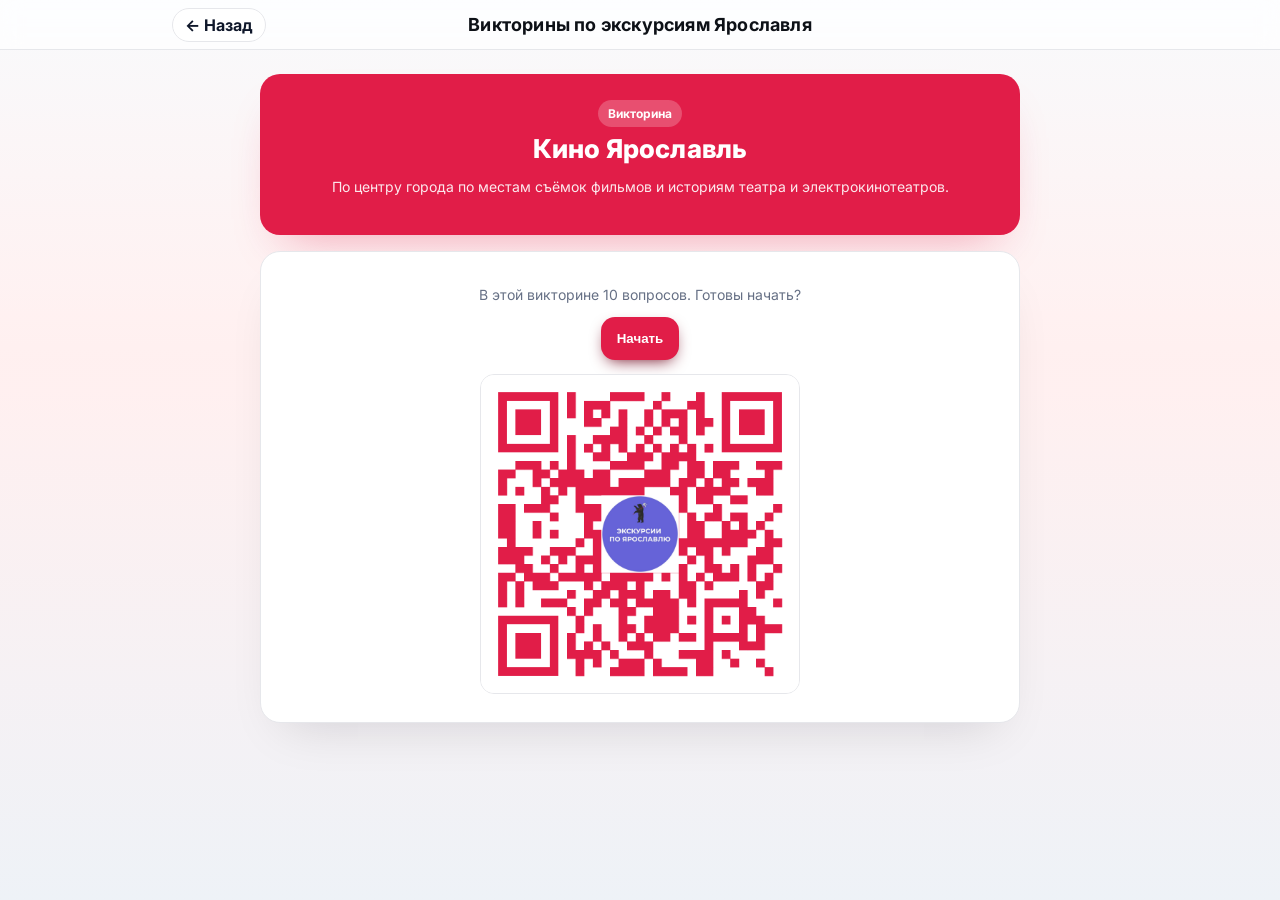
<file: Quizes/quiz6.html>
<!doctype html>
<html lang="ru">
<head>
<meta charset="utf-8"/>
<meta name="viewport" content="width=device-width,initial-scale=1"/>
<title>КиноЯрославль</title>
<link rel="preconnect" href="https://fonts.googleapis.com">
<link rel="preconnect" href="https://fonts.gstatic.com" crossorigin>
<link href="https://fonts.googleapis.com/css2?family=Inter:wght@400;600;700;800&display=swap" rel="stylesheet">
<style>
:root{--ink:#0d1117;--muted:#667085;--line:#e6e7eb;--card:#ffffff;--ok:#16a34a;--bad:#dc2626;--accent:#3b82f6}
*{box-sizing:border-box}
html,body{height:100%;margin:0}
body{font-family:Inter,system-ui,-apple-system,Segoe UI,Roboto,Ubuntu,Cantarell,'Helvetica Neue',Arial,'Noto Sans',sans-serif;color:var(--ink);background:linear-gradient(180deg,#f8fafc, color-mix(in oklab, var(--accent) 8%, white) 40%, #eef2f7)}
.container{max-width:960px;margin:0 auto;padding:24px}
.header{position:sticky;top:0;background:rgba(255,255,255,.7);backdrop-filter:saturate(180%) blur(10px);border-bottom:1px solid var(--line);z-index:10}
.header .inner{position:relative;display:flex;align-items:center;justify-content:center;gap:12px;padding:14px 0; padding-left:68px; padding-right:68px;}
.btn-back{position:absolute;left:12px;top:50%;transform:translateY(-50%);border:1px solid var(--line);border-radius:999px;padding:8px 12px;background:#fff;cursor:pointer;text-decoration:none;color:#0f172a;font-weight:700;line-height:1}
.btn-back:hover{background:#f8fafc}
.h1{font-size:18px;margin:0;font-weight:700;letter-spacing:.2px;text-align:center}
@media(max-width:520px){
  .header .inner{padding-left:60px;padding-right:16px;padding-top:10px;padding-bottom:10px}
  .btn-back{left:8px;padding:6px 10px;font-size:14px}
  .h1{font-size:16px}
}
main{display:flex;justify-content:center}
.card{background:var(--card);border:1px solid var(--line);border-radius:20px;box-shadow:0 24px 48px -24px rgba(2,6,23,.15)}
.card.pad{padding:26px}
.center{text-align:center}
.small{font-size:14px;color:var(--muted)}
.h2{font-size:26px;margin:0 0 6px 0;font-weight:800;letter-spacing:.2px}
.h3{font-size:18px;margin:0 0 8px 0;font-weight:700}
.grid{display:grid;gap:18px;justify-items:stretch}
@media(min-width:680px){.grid.cols-2{grid-template-columns:repeat(2,minmax(0,1fr));}}
.btn, .btn:visited{display:inline-block;text-decoration:none;border:none;border-radius:14px;padding:14px 16px;font-weight:800;cursor:pointer;transition:transform .06s ease, box-shadow .2s ease, background .15s ease, color .15s ease}
.btn:active{transform:scale(.98)}
.btn.white{background:#ffffff;color:#0f172a}
.btn.white:hover{background:#f1f5f9}
.btn.neutral{background:#f1f5f9;color:#0f172a}
.btn.block{width:100%}
.btn.start{background:var(--accent); color:#fff; box-shadow:0 6px 16px -6px color-mix(in oklab, var(--accent) 60%, black);}
.btn.start:hover{filter:brightness(.94) saturate(1.05)}
.progress{height:10px;background:#eef2f7;border-radius:999px;overflow:hidden;margin:6px 0 10px 0}
.progress>div{height:100%;background:var(--accent);width:0%}
.meta{color:var(--muted);font-size:14px;margin:2px 0 10px 0;text-align:center}
.q-title{font-size:22px;margin:8px 0 14px 0;text-align:center}
.options{display:grid;gap:12px}
.option{width:100%;text-align:left;border:1px solid var(--line);background:#fff;border-radius:14px;padding:14px 16px;cursor:pointer;transition:border-color .15s ease, background .15s ease, box-shadow .15s ease}
.option:hover{background:#f8fafc}
.option.correct{border-color:#16a34a;background:#ecfdf5}
.option.wrong{border-color:#dc2626;background:#fef2f2}
.answer{margin-top:14px;background:color-mix(in oklab, var(--accent) 6%, #fff8ef);border:1px solid color-mix(in oklab, var(--accent) 35%, #fed7aa);border-radius:14px;padding:12px 14px;color:#1f2937;font-size:14px}
.actions{display:flex;gap:12px;justify-content:center;margin-top:18px}
.badge{display:inline-block;padding:6px 10px;border-radius:999px;background:rgba(255,255,255,.22);color:#fff;font-weight:700;font-size:12px}
.hero .wrap{width:100%;max-width:760px}
.colored-card{color:#fff;border:none}
.colored-card .small{color:rgba(255,255,255,.85)}
.contact-section{margin:22px 0 6px 0; display:none;}
.contact-card{background:#fff;border:1px solid var(--line);border-radius:16px;padding:16px;box-shadow:0 10px 24px -16px rgba(2,6,23,.15)}
.brand-row{display:flex;gap:10px;flex-wrap:wrap;justify-content:center}
.btn-brand{display:inline-flex;align-items:center;gap:8px;border:2px solid currentColor;border-radius:12px;padding:10px 14px;background:#fff;text-decoration:none;font-weight:800}
.btn-brand:hover{color:#fff}
.btn-brand.vk{color:#2787F5}
.btn-brand.vk:hover{background:#2787F5; color: #fff}
.btn-brand.avito{color:#22C55E}
.btn-brand.avito:hover{background:#22C55E; color: #fff}
.btn-brand.phone{color:#0f172a}
.btn-brand.phone:hover{background:#0f172a; color: #fff}
.qr-wrap{margin-top:14px;display:flex;justify-content:center}
.qr-wrap img{width:clamp(200px, 42vw, 320px); height:auto; border-radius:14px; border:1px solid var(--line); background:#fff}
</style>
<style>:root{--accent:#e11d48;}</style>
</head>
<body>
<header class="header">
  <div class="inner container">
    <a href="index.html" class="btn-back" aria-label="Назад">← Назад</a>
    <h1 class="h1">Викторины по экскурсиям Ярославля</h1>
  </div>
</header>
<main class="container hero">
  <div class="wrap">
<section>
  <div class="card pad center colored-card" style="background:#e11d48;box-shadow:0 24px 48px -24px #e11d4866">
    <span class="badge">Викторина</span>
    <h2 class="h2" style="margin-top:6px;color:#fff">Кино Ярославль</h2>
    <p class="small" style="color:rgba(255,255,255,.9)">По центру города по местам съёмок фильмов и историям театра и электрокинотеатров.</p>
  </div>
  <div style="height:16px"></div>

  <div class="card pad">
    <div id="start" class="center" style="padding:8px 0 2px 0">
      <p class="small" style="margin:0 0 14px 0">В этой викторине 10 вопросов. Готовы начать?</p>
      <button class="btn start" id="btnStart">Начать</button>
      <div class="qr-wrap"><img src="images/6.png" alt="QR к маршруту"/></div>
    </div>

    <div id="quiz" style="display:none">
      <div class="progress" aria-hidden="true"><div id="bar"></div></div>
      <div class="meta" id="meta"></div>
      <div class="q-title" id="qtext"></div>
      <div id="options" class="options"></div>
      <div id="answer" class="answer" style="display:none"></div>
      <div class="actions" id="actions" style="display:none">
        <button class="btn white" id="btnNext">Дальше</button>
        <button class="btn neutral" id="btnRestart">Сначала</button>
      </div>
    </div>

    <div id="result" class="center" style="display:none">
      <div style="font-size:56px;font-weight:800" id="score"></div>
      <p class="small">Ваш результат</p>
      <div class="actions">
        <button class="btn white" id="btnRetry">Пройти ещё раз</button>
        <a class="btn neutral" href="index.html">На главную</a>
      </div>
    </div>
  </div>
</section>

<section id="contactSection" class="contact-section">
  <div class="contact-card center">
    <div class="small" style="margin-bottom:10px">Связаться со мной</div>
    <div class="brand-row">
      <a class="btn-brand vk" href="https://vk.com/gid.yaroslavl?from=groups" target="_blank" rel="noopener">VK</a>
      <a class="btn-brand avito" href="https://www.avito.ru/brands/i185661365?src=fs&page_from=from_favorite_sellers" target="_blank" rel="noopener">Авито</a>
      <a class="btn-brand phone" href="tel:+79159957586">+7 (915) 995-75-86</a>
    </div>
  </div>
</section>

<script>
const QUESTIONS_BASE = [{"text": "Какой фильм связан с маршрутом?", "options": ["Афоня", "Титаник", "Аватар", "Матрица"], "correct": 0, "expl": ""}, {"text": "Что означал термин «электрокинотеатр» в начале XX века?", "options": ["Ранний стационарный кинотеатр с электропроекцией", "Передвижной цирк", "Фотолаборатория", "Радиорынок"], "correct": 0, "expl": ""}, {"text": "Какую роль играл городской театр?", "options": ["Культурный центр и сцена знаковых постановок", "Склад зерна", "Военная база", "Автостоянка"], "correct": 0, "expl": ""}, {"text": "Первый фильм на Волге по инициативе «Волшебных грёз» — это пример…", "options": ["Локального кинопроизводства", "Импортного блокбастера", "Анимации Pixar", "VR‑контента"], "correct": 0, "expl": ""}, {"text": "Что чаще всего ищут на местах съёмок?", "options": ["Ракурсы известных кадров", "Секретные лаборатории", "Подземные ходы к морю", "Тропические пальмы"], "correct": 0, "expl": ""}, {"text": "Зачем сравнивать стоп‑кадры с реальностью?", "options": ["Чтобы видеть, как менялся город", "Чтобы получить визу", "Чтобы найти клад", "Чтобы ловить рыбу"], "correct": 0, "expl": ""}, {"text": "Как кинематограф влияет на туризм?", "options": ["Повышает интерес к локациям", "Всегда снижает посещаемость", "Не влияет", "Запрещает экскурсии"], "correct": 0, "expl": ""}, {"text": "Что обычно нельзя делать во время съёмок?", "options": ["Заходить в кадр и мешать процессу", "Стоять за ограждением", "Слушать инструктаж", "Фотографировать издалека при разрешении"], "correct": 0, "expl": ""}, {"text": "Какие фильмы входят в маршрут?", "options": ["«Большая перемена», «Афоня», «Экипаж», «Женщины», «Тридцать три»", "«Ла‑Ла Ленд», «Дюна»", "«Крёстный отец», «Рокки»", "«Интерстеллар», «Гравитация»"], "correct": 0, "expl": ""}, {"text": "Какую «пасхалку» упоминают на экскурсии?", "options": ["Кадр из «Кин‑Дза‑Дза!»", "Сцены из «Титаника»", "Дубль из «Гарри Поттера»", "Фрагмент «Звёздных войн»"], "correct": 0, "expl": ""}];
let Q = []; let idx = 0, score = 0, selected = null;
const elStart = document.getElementById('start');
const elQuiz = document.getElementById('quiz');
const elMeta = document.getElementById('meta');
const elBar = document.getElementById('bar');
const elQ = document.getElementById('qtext');
const elOpts = document.getElementById('options');
const elAns = document.getElementById('answer');
const elActions = document.getElementById('actions');
const elResult = document.getElementById('result');
const elScore = document.getElementById('score');
const elContact = document.getElementById('contactSection');

function shuffleArray(arr){
  for(let i=arr.length-1;i>0;i--){
    const j = Math.floor(Math.random()*(i+1));
    [arr[i],arr[j]] = [arr[j],arr[i]];
  }
  return arr;
}
function start(){
  elContact.style.display='none';
  Q = QUESTIONS_BASE.map(q => {
    const opts = q.options.map((t,i)=>({t, isCorrect:i===q.correct}));
    shuffleArray(opts);
    const options = opts.map(o=>o.t);
    const correct = opts.findIndex(o=>o.isCorrect);
    return {text:q.text, options, correct, expl:q.expl||""};
  });
  idx=0; score=0; selected=null;
  elStart.style.display='none'; elResult.style.display='none'; elQuiz.style.display='block';
  render();
}
function render(){
  const total = Q.length;
  elMeta.textContent = 'Вопрос ' + (idx+1) + ' из ' + total;
  elBar.style.width = Math.round(idx/total*100) + '%';
  const q = Q[idx];
  elQ.textContent = q.text;
  elOpts.innerHTML=''; elAns.style.display='none'; elActions.style.display='none'; selected=null;
  q.options.forEach((opt,i)=>{
    const btn = document.createElement('button'); btn.className='option'; btn.textContent=opt;
    btn.onmouseenter=()=>{ btn.style.background='color-mix(in oklab, var(--accent) 8%, white)'; };
    btn.onmouseleave=()=>{ btn.style.background='#fff'; };
    btn.onclick=()=>choose(i); elOpts.appendChild(btn);
  });
}
function choose(i){
  if(selected!==null) return; selected=i;
  const q=Q[idx]; const buttons=[...elOpts.querySelectorAll('button')];
  buttons.forEach((b,j)=>{ if(j===q.correct) b.classList.add('correct'); if(j===i&&j!==q.correct) b.classList.add('wrong'); b.disabled=true; });
  if(i===q.correct) score++; else { elAns.innerHTML='Правильный ответ: <b>'+q.options[q.correct]+'</b>'+ (q.expl?'<div class="small" style="margin-top:6px">'+q.expl+'</div>':''); elAns.style.display='block'; }
  elActions.style.display='flex';
}
function next(){ if(idx+1<Q.length){ idx++; render(); } else { finish(); } }
function finish(){ elQuiz.style.display='none'; elResult.style.display='block'; elScore.textContent = score+' / '+Q.length; elContact.style.display='block'; }
document.getElementById('btnStart').onclick=start;
document.getElementById('btnNext').onclick=next;
document.getElementById('btnRestart').onclick=start;
document.getElementById('btnRetry').onclick=start;
</script>
</div>
</main>
</body></html>
</file>
